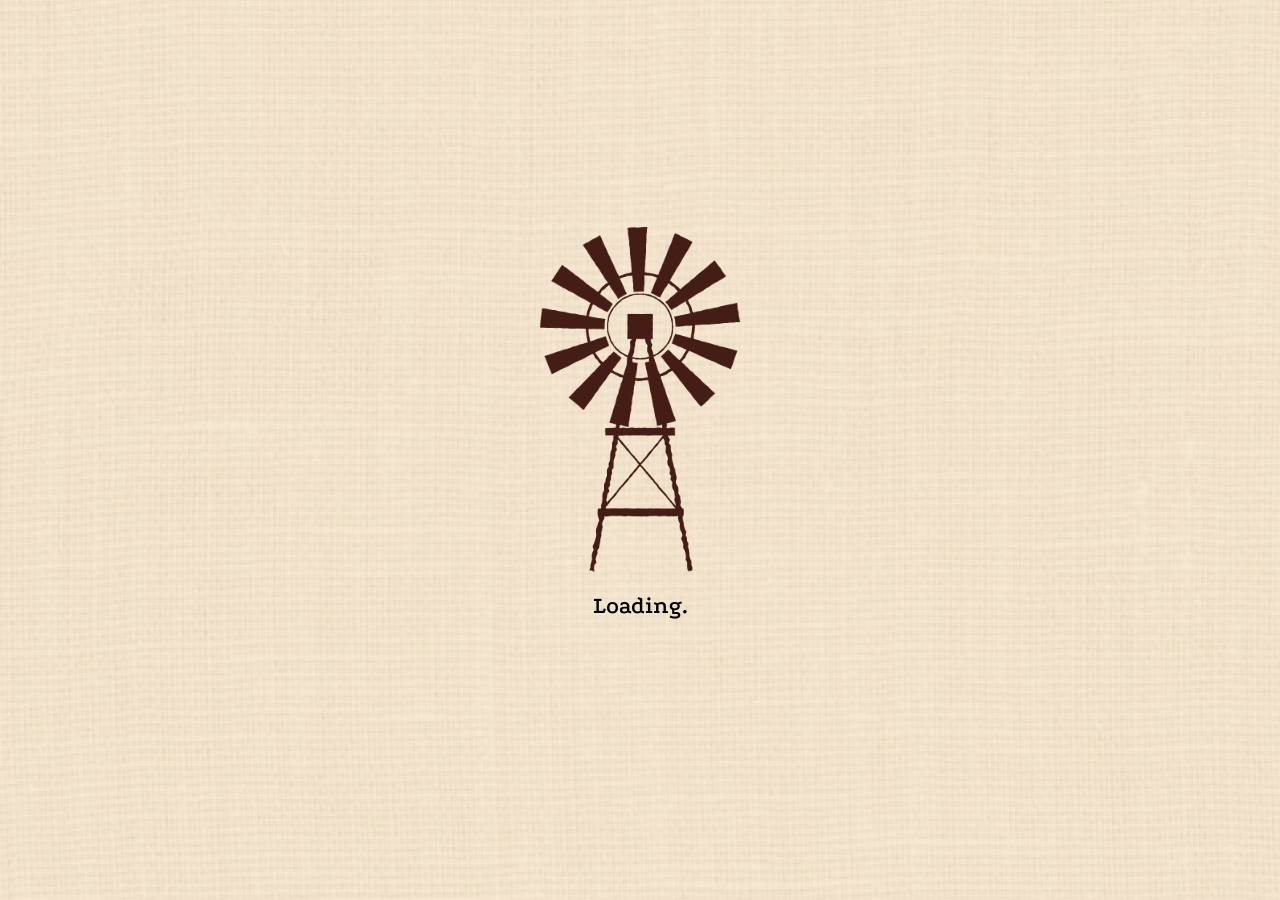
<file: index.html>
<html lang="eng">
    <head>
        <title> Loading.. </title>
        <link rel="preconnect" href="https://fonts.googleapis.com">
        <link rel="preconnect" href="https://fonts.gstatic.com" crossorigin>
        <link href="https://fonts.googleapis.com/css2?family=Podkova:wght@400..800&display=swap" rel="stylesheet">
        <style>
            *{
              margin: 0;
              padding: 0;
              box-sizing: border-box;
              font-family: "Podkova", serif;
            }
            body{
             display: flex;
             justify-content: center;
             align-items: center;
             background-color: #F6E6D0;
             animation: fadeInPage 0.5s ease-in-out forwards;
            }
            .background {
                position: absolute;
                display: flex;
                opacity: 0.5;
                width: 100%;
                height: 100%;
                z-index: -1;
            }
            .progress-wrapping{
                max-width: 420px;
                width: 100%;
                height: 100%;
                display: flex;
                justify-content: center;
                align-items: center;
                flex-direction: column;
            }
            .loading-text{
                color:black;
                margin-bottom: 10px;
                font-size:x-large;
                font-weight: 600;
            }
                
            .WindMillContainer{
                position: relative;
                width: 110px;
                height: 300px;
                margin-bottom: 20px;
            }
            .Base-Windmill{
               position: absolute;
               width: 100%;
               height: 100%;
                top: 0;
                left: 0;
                z-index: 1;
            }
            .Fan-Windmill{
                position: absolute;
                width: 200px;
                height: 200px;
                top: -45px;
                left: -45px;
                z-index: 2;
                animation: spin 3s linear infinite;
            }
            @keyframes fadeInPage {
                from { opacity: 0; }
                to { opacity: 1; }
            }


            @keyframes spin {
                0%{transform: rotate(0deg);}
                100%{transform: rotate(360deg);}
            }

        </style>
    </head>
    <body>
        <img class="background" src="Assets/Images/Bfrbs Texture.png">
        <div class="progress-wrapping">
            <div class="WindMillContainer">
                <img class="Base-Windmill" src="Assets/Images/Loading/base-milwind.png">
                <img class="Fan-Windmill" src="Assets/Images/Loading/blade.png">
            </div>
            <div class="loading-text">Loading...</div>
        </div>
            <script>
    let loadingText = document.querySelector(".loading-text");
    let widthscore = 0;
    const loadingStates = ["Loading", "Loading.", "Loading..", "Loading..."];
    
    function UpdateProgress(){
        const currentIndex = loadingStates.indexOf(loadingText.textContent);
        loadingText.textContent = loadingStates[(currentIndex + 1) % loadingStates.length];

        if (widthscore < 10) {
            widthscore++;
        } else {
            loadingText.textContent = "Finished";
            clearInterval(progressInterval);
            
            setTimeout(() => {
                // Check if the player has already finished the pressbutton dialogue
                const isDialogueFinished = localStorage.getItem("dialogueCompleted");

                if (isDialogueFinished === "true") {
                    window.location.href = 'map.html';
                } else {
                    window.location.href = 'pressbutton.html';
                }
            }, 1500);
        }
    }

    const progressInterval = setInterval(UpdateProgress, 500);
</script>
    </body>
</html>
<link rel="stylesheet" href="style.css">
</file>
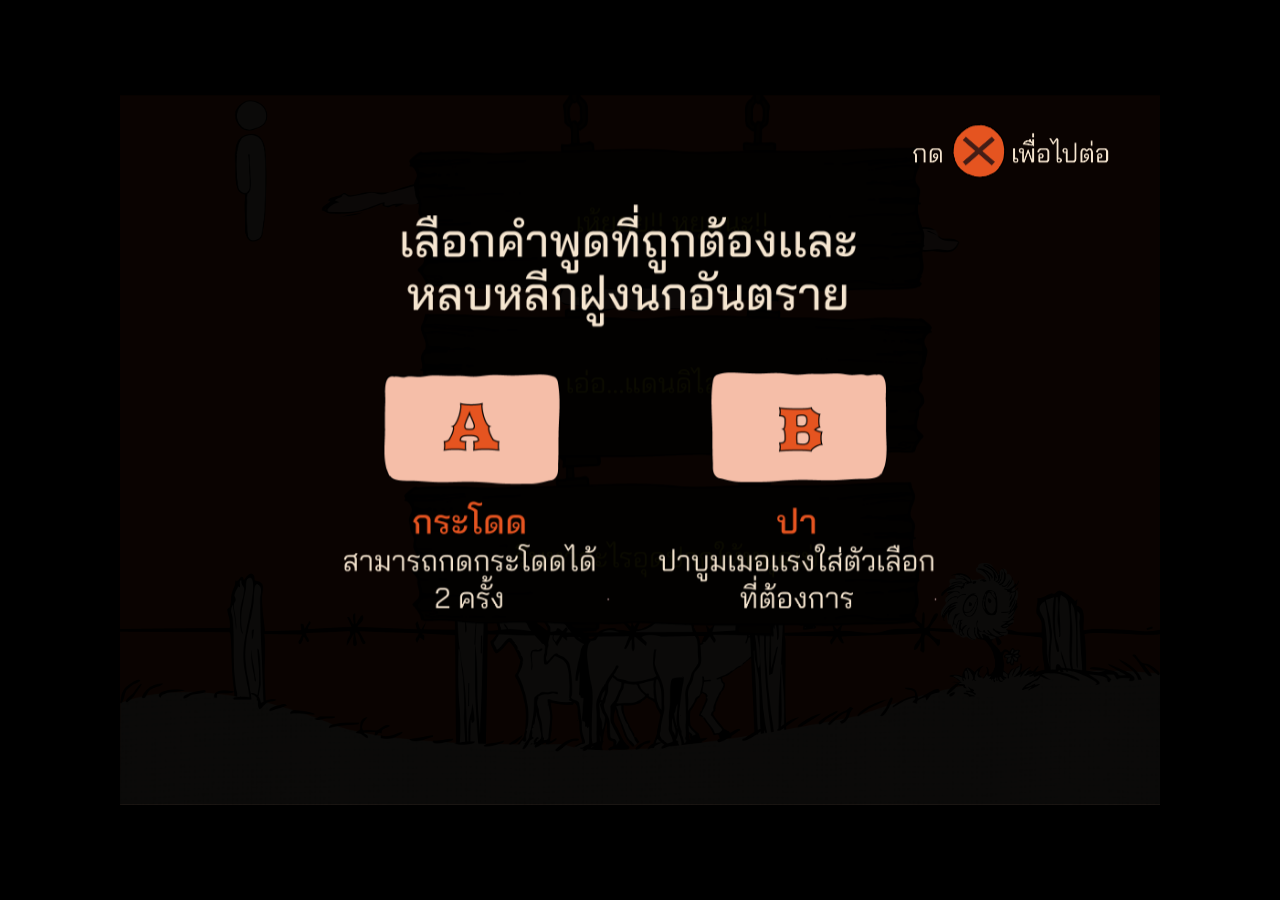
<file: dandelion.html>
<!DOCTYPE html>
<html lang="en">
<head>
    <meta charset="UTF-8">
    <title>In-Game</title>
    <style>
        * {
            margin: 0;
            padding: 0;
            box-sizing: border-box;
            font-family: Cambria, Cochin, Georgia, Times, 'Times New Roman', serif;
        }

        body {
            display: flex;
            justify-content: center;
            align-items: center;
            height: 100vh;
            width: 100vw;
            background-color: #000000;
            overflow: hidden;
        }

        .Frame {
            position: absolute;
            width: 1950px;
            height: 1330px;
            background-color: #e55420;
            overflow: hidden;
            transform-origin: center center;
        }

        .shake {
            animation: gentleBigShake 0.4s ease-in-out both;
        }

        @keyframes gentleBigShake {
            0%   { transform: scale(var(--game-scale)) translate3d(0, 0, 0); }
            25%  { transform: scale(var(--game-scale)) translate3d(-18px, 6px, 0); }
            50%  { transform: scale(var(--game-scale)) translate3d(16px, -8px, 0); }
            75%  { transform: scale(var(--game-scale)) translate3d(-10px, 4px, 0); }
            100% { transform: scale(var(--game-scale)) translate3d(0, 0, 0); }
        }

        .yellow-particle {
            position: absolute;
            background-color: #ffd700;
            border: 2px solid #e6b800;
            z-index: 10;
            pointer-events: none;
            box-shadow: 0 0 6px rgba(255, 215, 0, 0.8);
            will-change: transform, opacity;
        }

        .Bg { z-index: -9; }

        .character {
            position: absolute;
            width: 500px;
            z-index: -3;
            left: 0;
            top: 0;
            will-change: transform;
        }

        .Dandelion {
            left: 1400px;
            position: absolute;
            bottom: 200px;
            z-index: -4;
            width: 450px;
        }

        .Bg, .Clouds, .Choices {
            position: absolute;
            left: 0;
            width: 100%;
            object-fit: cover;
        }
        .Choices{
            z-index: 1;
        }

        .Bg {
            top: 370px;
        }

        .SlidingObject {
            position: absolute;
            width: 180px;
            height: auto;
            z-index: 4;
            pointer-events: none;
            will-change: transform;
        }

        .Clouds {
            top: -20%;
            animation: cloudSineMove 2s cubic-bezier(0.45, 0.05, 0.55, 0.95) infinite alternate;
            will-change: transform;
        }

        @keyframes cloudSineMove {
            0% {
                transform: translateY(0px);
            }
            100% {
                transform: translateY(40px);
            }
        }

        .sign-target {
            position: absolute;
            left: 550px;
            width: 945px;
            height: 260px;
            z-index: 5;
            background-color: transparent;
            border-radius: 12px;
            transition: background-color 0.4s ease, box-shadow 0.4s ease;
        }

        .sign-target.top    { top: 100px; }
        .sign-target.middle { top: 415px; }
        .sign-target.bottom { top: 730px; }

        .sign-target.correct-highlight {
            animation: highlightPulse 0.5s cubic-bezier(0.25, 1, 0.5, 1) forwards;
        }

        @keyframes highlightPulse {
            0% {
                background-color: rgba(255, 223, 0, 0.65);
                box-shadow: 0 0 40px rgba(255, 215, 0, 0.9), inset 0 0 25px rgba(255, 255, 255, 0.8);
            }
            100% {
                background-color: transparent;
                box-shadow: 0 0 0px rgba(255, 215, 0, 0);
            }
        }

        .dialogue-overlay {
            position: absolute;
            top: 0;
            left: 0;
            width: 100%;
            height: 100%;
            background-color: rgba(0, 0, 0, 0.8);
            z-index: 14;
            display: none;
            opacity: 0;
            transition: opacity 0.3s ease;
            pointer-events: none;
        }
        .dialogue-overlay.fade-in {
            opacity: 1;
        }
        .dialogue-overlay.fade-out {
            opacity: 0;
        }

        .dandelion-dialogue-img {
            position: absolute;
            top: 27%;
            left: 10%;
            width: 85%;
            align-items: center;
            justify-content: center;
            object-fit: cover;
            z-index: 16;
            display: none;
            opacity: 0;
            transition: opacity 0.3s ease;
            pointer-events: none;
        }
        .dandelion-dialogue-img.fade-out {
            opacity: 0;
        }
        .dandelion-dialogue-img.fade-in {
            opacity: 1;
        }

        .npcUp {
            position: absolute;
            width: 40%;
            left: 61%;
            margin-top: 30%;
            display: none;
            z-index: 15;
            opacity: 0;
            transition: opacity 0.3s ease;
            pointer-events: none;
        }
        .npcUp.fade-out {
            opacity: 0;
        }
        .npcUp.fade-in {
            opacity: 1;
        }

        .NextDialouge {
            position: absolute;
            width: 15%;
            z-index: 17;
            left: 81%;
            top: 4.5%;
            display: none;
            opacity: 0;
            transition: opacity 0.3s ease;
            pointer-events: none;
        }
        .NextDialouge.fade-out {
            opacity: 0;
        }
        .NextDialouge.fade-in {
            opacity: 1;
        }

        .boomerang {
            position: absolute;
            width: 100px;
            z-index: 6;
            display: none;
            will-change: transform;
        }

        .game-status-overlay {
            position: absolute;
            top: 0;
            left: 0;
            width: 100%;
            height: 100%;
            background-color: rgba(0, 0, 0, 0.75);
            z-index: 20;
            display: none;
            flex-direction: column;
            justify-content: center;
            align-items: center;
            color: #ffffff;
            text-shadow: 2px 2px 4px #000000;
        }

        .game-status-overlay .answer-key-img {
            width: 110%;
            height: auto;
            object-fit: contain;
            position: absolute;
            top: 0px;
        }

        .game-status-overlay .try-again-img {
            width: 150%;
            bottom: -1.5%;
            height: auto;
            position: absolute;
            object-fit: contain;
            display: none;
            opacity: 0;
            transition: opacity 0.3s ease;
            pointer-events: none;
        }
        .try-again-img.fade-out {
            opacity: 0;
        }
        .try-again-img.fade-in {
            opacity: 1;
        }

        .game-status-overlay h1 {
            font-size: 80px;
            margin-bottom: 20px;
        }

        .game-status-overlay p {
            font-size: 36px;
            margin: 10px 0;
        }
        .EndChoice-D{
            top: 6.25%;
        }

        .Next{
            position: absolute;
            width: 15%;
            z-index: 5;
            left: 61%;
            top: 4%;
        }

        .EndChoice-Character,.EndChoice-A,.EndChoice-D,.EndChoice-Base{
            width: 100%;
            position: absolute;
        }
        .EndChoice-Character,.EndChoice-A,.EndChoice-D,.EndChoice-Base{
            bottom: 10%;
        }
        .EndChoice-A,.EndChoice-D{
            z-index: 1;
        }

        .AnimationFrame, .TextAfterAnimation {
            position: absolute;
            top: 0;
            left: 0;
            width: 100%;
            height: 100%;
            object-fit: cover;
            display: none;
            opacity: 1;
            transition: opacity 1s ease-in-out;
            z-index: 25;
        }

        .TextAfterAnimation {
            opacity: 0;
            transition: opacity 1s ease-in-out;
            z-index: 26;
        }

        .TextAfterAnimation.fade-in {
            opacity: 1;
        }

        .AnimationFrame.fade-out, .TextAfterAnimation.fade-out {
            opacity: 0;
        }

        .tutorial-overlay {
            position: absolute;
            top: 0;
            left: 0;
            width: 125%;
            height: 100%;
            z-index: 30;
            display: flex;
            justify-content: center;
            align-items: center;
            background-color: rgba(0, 0, 0, 0.8);
            opacity: 1;
            transition: opacity 0.5s ease-in-out;
        }

        .tutor{
            width: 100%;
            left: -12%;
            position: absolute;
            object-fit: contain;
        }

        .tutorial-overlay.fade-out {
            opacity: 0;
            pointer-events: none;
        }

        #debugCanvas {
            position: absolute;
            top: 0;
            left: 0;
            pointer-events: none;
            z-index: 10;
        }
    </style>
</head>
<body>
    <div class="Frame" id="mapFrame">
        <div class="tutorial-overlay" id="tutorialOverlay">
            <img class="Next" src="Assets/Images/Press X to continue.png">
            <img src="Assets/Images/Quiz Part/tutorial.png" alt="Tutorial" class="tutor">
        </div>

        <audio class="dansfx" src="Assets/Sounds/DanSFX.mp3"></audio>
        <audio class="birdsfx" src="Assets/Sounds/BirdBG.mp3"></audio>
        <img class="AnimationFrame" id="animFrame" src="Assets/Images/Quiz Part/Animations/Dandelion/Dandelion Animation-01.png">
        <img class="TextAfterAnimation" id="textAfterAnim" src="Assets/Images/Quiz Part/Animations/Dandelion/Dandelion Animation end.png">

        <audio class="hitSound" src="Assets/Sounds/hitSound.mp3"></audio>
        <audio class="swingSound" src="Assets/Sounds/swingSound.mp3"></audio>
        <audio class="eagleSFX" src="Assets/Sounds/Caw.mp3"></audio>
        <img class="character" id="player" src="Assets/Images/Part 2/User/User1 L3.png" alt="Player" />
        <img class="Bg" src="Assets/Images/Quiz Part/Quiz Bg.png"/>
        <img class="Choices" id="choicesImg" src="Assets/Images/Quiz Part/Choices/Dandelion/Choice1.png">

        <div class="sign-target top" data-sign="1"></div>
        <div class="sign-target middle" data-sign="2"></div>
        <div class="sign-target bottom" data-sign="3"></div>

        <div class="ColorBg">
            <img class="Clouds" src="Assets/Images/Quiz Part/Quiz Cloud.png">
            <img class="NPC Dandelion" id="dandelion" src="Assets/Images/Part 2/character/Dadelion L4.png">
            
            <div class="dialogue-overlay" id="dialogueBg"></div>

            <div class="DialougeWrapper">
                <img class="NextDialouge" id="NextDialouge" src="Assets/Images/Press X to continue.png">
                <img class="dandelion-dialogue-img" id="dandelionDialogue" src="Assets/Images/Quiz Part/Dandelion Dialogue/Dandelion Dialogue1.png" alt="Dandelion Dialogue" />
                <img class="npcUp" id="npcUp" src="Assets/Images/Part 2/character/Dadelion L4.png" alt="NPC Portrait">
            </div>

            <img class="boomerang" id="boomerang" src="Assets/Images/Quiz Part/Boomerang.png" alt="Boomerang" />

            <canvas id="debugCanvas"></canvas>
        </div>

        <div class="game-status-overlay" id="gameOverOverlay">
            <img class="answer-key-img" id="answerKeyImg" src="Assets/Images/Quiz Part/Answer Key/Answer Key1.png" alt="Answer Key" />
            <img class="try-again-img" id="tryAgainImg" src="Assets/Images/Quiz Part/Answer Key/X to try again.png" alt="Press X to go back to Farmer Dialouge" />
        </div>

        <div class="game-status-overlay" id="winOverlay">
            <img class="EndChoice-Character" src="Assets/Images/Quiz Part/EndCharacter/End Dandelion.png">
            <img class="EndChoice-A" src="Assets/Images/Quiz Part/EndCharacter/End A.png">
            <img class="EndChoice-D" src="Assets/Images/Quiz Part/EndCharacter/End D.png">
            <img class="EndChoice-Base" src="Assets/Images/Quiz Part/EndCharacter/End choice.png">
        </div>
    </div>

    <script>
        const GAME_WIDTH = 2400;
        const GAME_HEIGHT = 1080;

        const frame = document.getElementById("mapFrame");
        const playerElem = document.getElementById("player");
        const boomerangElem = document.getElementById("boomerang");
        const choicesElem = document.getElementById("choicesImg");
        const answerKeyElem = document.getElementById("answerKeyImg");
        const dandelionDialogueElem = document.getElementById("dandelionDialogue");
        const npcUpElem = document.getElementById('npcUp');
        const nDialouge = document.getElementById('NextDialouge');
        const dialogueBgElem = document.getElementById("dialogueBg");
        const canvas = document.getElementById("debugCanvas");
        const ctx = canvas.getContext("2d");
        const hitsfx = document.querySelector(".hitSound");
        const swingsfx = document.querySelector(".swingSound");
        const birdsfx = document.querySelector(".eagleSFX");
        const dnsfx = document.querySelector(".dansfx");
        const bdsfx = document.querySelector(".birdsfx");

        const dandelionElem = document.getElementById("dandelion");
        const gameOverOverlay = document.getElementById("gameOverOverlay");
        const gameOverOverlayText = document.getElementById("tryAgainImg");
        const winOverlay = document.getElementById("winOverlay");

        const animFrameElem = document.getElementById("animFrame");
        const textAfterAnimElem = document.getElementById("textAfterAnim");
        const tutorialOverlay = document.getElementById("tutorialOverlay");

        let slidingObstacles = [];
        let obstacleSpawnTimer = 0;
        const OBSTACLE_SPAWN_INTERVAL = 60; 

        let currentQuestion = 1;
        let currentDialogueIndex = 0; 
        let isDialogueActive = false;  
        let isTransitioning = false;   

        const correctAnswers = {
            1: 2,
            2: 1,
            3: 3
        };

        let isGameOver = false;
        let isWin = false;
        
        let isTutorialActive = true;
        let isCutsceneActive = false;
        let canDismissCutscene = false;

        let currentScale = 1;
        let lastTime = 0;

        function fitGameToWindow() {
            const scaleX = window.innerWidth / GAME_WIDTH;
            const scaleY = window.innerHeight / GAME_HEIGHT;
            currentScale = Math.min(scaleX, scaleY);

            frame.style.setProperty('--game-scale', currentScale);
            frame.style.transform = `scale(${currentScale})`;
        }

        function resizeCanvas() {
            canvas.width = GAME_WIDTH;
            canvas.height = GAME_HEIGHT;
        }
        
        window.addEventListener("resize", () => {
            fitGameToWindow();
            resizeCanvas();
        });

        fitGameToWindow();
        resizeCanvas();

        function dismissTutorial() {
            isTutorialActive = false;
            tutorialOverlay.classList.add("fade-out");
            setTimeout(() => {
                tutorialOverlay.style.display = "none";
                startIntroCutscene();
            }, 500);
        }

        function startIntroCutscene() {
            isCutsceneActive = true;
            canDismissCutscene = false;
            animFrameElem.style.display = "block";

            let frameNum = 1;
            let FrameAgain = 1;
            let direction = 1; 
            animFrameElem.src = `Assets/Images/Quiz Part/Animations/Dandelion/Dandelion Animation-0${frameNum}.png`;

            const cutsceneInterval = setInterval(() => {
                frameNum += direction;

                if (frameNum === 4 && direction === 1) {
                    direction = -1;
                }

                if (frameNum === 1 && direction === -1) {
                    direction = 1;
                    FrameAgain++;
                }

                if (frameNum === 2) {
                    dnsfx.play();
                }

                animFrameElem.src = `Assets/Images/Quiz Part/Animations/Dandelion/Dandelion Animation-0${frameNum}.png`;

                if (frameNum === 4 && FrameAgain === 3) {
                    clearInterval(cutsceneInterval);
                    textAfterAnimElem.style.display = "block";
                    
                    setTimeout(() => {
                        textAfterAnimElem.classList.add("fade-in");
                        canDismissCutscene = true;
                    }, 100);
                }
            }, 250);
        }

        function dismissCutscene() {
            canDismissCutscene = false; 
            bdsfx.play();
            
            animFrameElem.classList.add("fade-out");
            textAfterAnimElem.classList.remove("fade-in");
            textAfterAnimElem.classList.add("fade-out");

            setTimeout(() => {
                animFrameElem.style.display = "none";
                textAfterAnimElem.style.display = "none";
                animFrameElem.classList.remove("fade-out");
                textAfterAnimElem.classList.remove("fade-out");
                isCutsceneActive = false; 
            }, 1000);
        }

        function triggerScreenShake() {
            frame.classList.remove("shake");
            void frame.offsetWidth;
            frame.classList.add("shake");

            setTimeout(() => {
                frame.classList.remove("shake");
                frame.style.transform = `scale(${currentScale})`;
            }, 400);
        }

        function highlightCorrectSign(signElem) {
            signElem.classList.remove("correct-highlight");
            void signElem.offsetWidth; 
            signElem.classList.add("correct-highlight");

            setTimeout(() => {
                signElem.classList.remove("correct-highlight");
            }, 500);
        }

        function spawnYellowParticles(signRect) {
            const particleCount = 24;
            const colors = ['#ffd700', '#ffea00', '#fff066', '#e6b800'];

            for (let i = 0; i < particleCount; i++) {
                const p = document.createElement("div");
                p.classList.add("yellow-particle");

                const size = Math.floor(Math.random() * 16) + 12; 
                p.style.width = `${size}px`;
                p.style.height = `${size}px`;
                p.style.backgroundColor = colors[Math.floor(Math.random() * colors.length)];

                let posX = signRect.x + (Math.random() * signRect.width);
                let posY = signRect.y + (Math.random() * signRect.height);

                p.style.left = `${posX}px`;
                p.style.top = `${posY}px`;

                frame.appendChild(p);

                let vx = (Math.random() - 0.5) * 12;
                let vy = (Math.random() - 0.5) * 12 - 4;
                const gravity = 0.5;
                let opacity = 1;
                let rotation = Math.random() * 360;
                let rotSpeed = (Math.random() - 0.5) * 10;

                function animateParticle() {
                    posX += vx;
                    posY += vy;
                    vy += gravity;
                    opacity -= 0.03;
                    rotation += rotSpeed;

                    p.style.transform = `translate(${posX - signRect.x}px, ${posY - signRect.y}px) rotate(${rotation}deg)`;
                    p.style.opacity = opacity;

                    if (opacity > 0) {
                        requestAnimationFrame(animateParticle);
                    } else {
                        p.remove();
                    }
                }

                requestAnimationFrame(animateParticle);
            }
        }

        const PLAYER_WIDTH = 350;
        const PLAYER_HEIGHT = 200;
        const FEET_OFFSET_X = PLAYER_WIDTH / 2;

        const player = {
            x: 50,
            y: 200,
            velX: 0,
            velY: 0,
            speed: 7,
            gravity: 0.6,
            jumpForce: -25,
            isGrounded: false,
            Jumped: 0,
            maxJumps: 2,
            facingDirection: 1,
            canThrow: true
        };

        const boomerang = {
            x: 0,
            y: 0,
            velX: 0,
            speed: 18,
            active: false,
            rotation: 0,
            timer: 0,
            returnDelay: 85,
            maxLifetime: 170,
            hasHitSign: false,
            width: 100,
            height: 100
        };

        const characterFrames = [
            "Assets/Images/Part 2/User/User1 L3.png",
            "Assets/Images/Part 2/User/User2 L3.png",
            "Assets/Images/Part 2/User/User3 L3.png"
        ];
        let currentFrameIndex = 0;
        let animationTimer = 0;
        const animationSpeed = 12;

        const pathPoints = [
            { x: 0.00, y: 1 },
            { x: 1.00, y: 1 }
        ];

        const keys = {
            ArrowUp: false, KeyW: false, KeyZ: false, KeyX: false
        };

        window.addEventListener("keydown", (e) => {
            if (e.code in keys) keys[e.code] = true;

            if (isTransitioning) return;

            if (isTutorialActive) {
                if ((e.code === "KeyZ" || e.code === "KeyX") && !e.repeat) {
                    dismissTutorial();
                }
                return;
            }

            if (isCutsceneActive) {
                if ((e.code === "KeyZ" || e.code === "KeyX") && !e.repeat && canDismissCutscene) {
                    dismissCutscene();
                }
                return;
            }

            if (isDialogueActive) {
                if ((e.code === "KeyZ" || e.code === "KeyX") && !e.repeat) {
                    if (currentDialogueIndex === 2) {
                        setDandelionDialogue(3);
                    } else if (currentDialogueIndex === 1) {
                        currentQuestion = 2;
                        choicesElem.src = `Assets/Images/Quiz Part/Choices/Dandelion/Choice${currentQuestion}.png`;
                        hideDialogue(() => resetBoomerang());
                    } else if (currentDialogueIndex === 3) {
                        currentQuestion = 3;
                        choicesElem.src = `Assets/Images/Quiz Part/Choices/Dandelion/Choice${currentQuestion}.png`;
                        hideDialogue(() => resetBoomerang());
                    } else if (currentDialogueIndex === 4) {
                        hideDialogue(() => triggerWin());
                    }
                }
                return;
            }

            if (isGameOver) {
                if (e.code === "KeyZ" || e.code === "KeyX") {
                    restartGame();
                }
                return;
            }

            if (isWin) {
                localStorage.setItem("Npc1Completed", "true");
                if (e.code === "KeyA") {
                    window.location.href = 'map.html';
                } else if (e.code === "KeyB") {
                    localStorage.setItem("dialogueCompleted", "false");
                    window.location.href = 'theend.html';
                }
                return;
            }

            if ((e.code === "ArrowUp" || e.code === "KeyW" || e.code === "KeyA") && !e.repeat) {
                if (player.Jumped < player.maxJumps) {
                    player.velY = player.jumpForce;
                    player.isGrounded = false;
                    player.Jumped++;
                }
            }

            if (e.code === "KeyB" && !e.repeat) {
                throwBoomerang();
            }
        });

        window.addEventListener("keyup", (e) => {
            if (e.code in keys) keys[e.code] = false;

            if (e.code === "ArrowUp" || e.code === "KeyW" || e.code === "KeyA") {
                if (player.velY < 0) {
                    player.velY = 0;
                }
            }
        });

        function spawnSlidingObstacle() {
            const img = document.createElement("img");
            img.classList.add("SlidingObject");
            img.src = "Assets/Images/Quiz Part/Bird2.png"; 
            
            const randomY = Math.pow(Math.random(), 2) * (GAME_HEIGHT - 450) + 200;

            const obstacle = {
                element: img,
                x: GAME_WIDTH,
                y: randomY,
                speed: 6 + Math.random() * 2,
                width: 115,
                height: 115
            };

            img.style.top = `${obstacle.y}px`;
            img.style.transform = `translateX(${obstacle.x}px)`;
            frame.appendChild(img);

            slidingObstacles.push(obstacle);
        }
        let HittedBird = false;

        function updateSlidingObstacles(deltaScale) {
            obstacleSpawnTimer += deltaScale;
            if (obstacleSpawnTimer >= OBSTACLE_SPAWN_INTERVAL) {
                obstacleSpawnTimer = 0;
                spawnSlidingObstacle();
            }

            const playerHitbox = {
                x: player.x + 80, 
                y: player.y + 40,
                width: PLAYER_WIDTH - 160,
                height: PLAYER_HEIGHT - 40
            };

            for (let i = slidingObstacles.length - 1; i >= 0; i--) {
                const obs = slidingObstacles[i];
                obs.x -= obs.speed * deltaScale;
                obs.element.style.transform = `translateX(${obs.x}px)`;

                const obsHitbox = {
                    x: obs.x,
                    y: obs.y,
                    width: obs.width,
                    height: obs.height
                };

                if (isColliding(playerHitbox, obsHitbox)) {
                    clearAllObstacles();
                    HittedBird = true;
                    
                    birdsfx.volume = 0.5;
                    birdsfx.play();
                    triggerGameOver();
                    return;
                }

                if (obs.x < -obs.width) {
                    obs.element.remove();
                    slidingObstacles.splice(i, 1);
                }
            }
        }

        function clearAllObstacles() {
            slidingObstacles.forEach(obs => obs.element.remove());
            slidingObstacles = [];
            obstacleSpawnTimer = 0;
        }

        function throwBoomerang() {
            if (!player.canThrow || boomerang.active || isGameOver || isWin || isDialogueActive || isCutsceneActive || isTutorialActive) return;

            swingsfx.play();
            boomerang.active = true;
            boomerang.hasHitSign = false;
            player.canThrow = false;
            boomerang.timer = 0;
            boomerang.rotation = 0;

            boomerang.x = player.x + FEET_OFFSET_X - (boomerang.width / 2);
            boomerang.y = player.y + (PLAYER_HEIGHT / 2);

            boomerang.velX = player.facingDirection * boomerang.speed;
            boomerangElem.style.display = "block";
        }

        function resetBoomerang() {
            boomerang.active = false;
            player.canThrow = true;
            boomerangElem.style.display = "none";
        }

        function setDandelionDialogue(index) {
            currentDialogueIndex = index;
            isDialogueActive = true;
            isTransitioning = true;

            dandelionDialogueElem.src = `Assets/Images/Quiz Part/Dandelion Dialogue/Dandelion Dialogue${index}.png`;

            dialogueBgElem.style.display = "block";
            dandelionDialogueElem.style.display = "block";
            npcUpElem.style.display = "block";
            nDialouge.style.display = "block";

            requestAnimationFrame(() => {
                dialogueBgElem.classList.remove("fade-out");
                dandelionDialogueElem.classList.remove("fade-out");
                npcUpElem.classList.remove("fade-out");
                nDialouge.classList.remove("fade-out");

                dialogueBgElem.classList.add("fade-in");
                dandelionDialogueElem.classList.add("fade-in");
                npcUpElem.classList.add("fade-in");
                nDialouge.classList.add("fade-in");
            });

            setTimeout(() => {
                isTransitioning = false;
            }, 300);
        }

        function hideDialogue(callback) {
            isTransitioning = true;

            dialogueBgElem.classList.remove("fade-in");
            dandelionDialogueElem.classList.remove("fade-in");
            npcUpElem.classList.remove("fade-in");
            nDialouge.classList.remove("fade-in");

            dialogueBgElem.classList.add("fade-out");
            dandelionDialogueElem.classList.add("fade-out");
            npcUpElem.classList.add("fade-out");
            nDialouge.classList.add("fade-out");

            setTimeout(() => {
                isDialogueActive = false;
                dialogueBgElem.style.display = "none";
                dandelionDialogueElem.style.display = "none";
                npcUpElem.style.display = "none";
                nDialouge.style.display = "none";
                isTransitioning = false;
                if (callback) callback();
            }, 300);
        }

        function checkSignHits() {
            if (boomerang.hasHitSign || !boomerang.active) return;

            const boomerangHitbox = {
                x: boomerang.x,
                y: boomerang.y,
                width: boomerang.width,
                height: boomerang.height
            };

            const signTargets = document.querySelectorAll('.sign-target');

            signTargets.forEach(sign => {
                const rect = {
                    x: sign.offsetLeft,
                    y: sign.offsetTop,
                    width: sign.offsetWidth,
                    height: sign.offsetHeight
                };

                if (isColliding(boomerangHitbox, rect)) {
                    hitsfx.play();
                    boomerang.hasHitSign = true;

                    const hitSignId = parseInt(sign.getAttribute("data-sign"));
                    const isCorrect = hitSignId === correctAnswers[currentQuestion];

                    choicesElem.src = "Assets/Images/Quiz Part/Choices/Active Choice.png";

                    if (isCorrect) {
                        triggerScreenShake();
                        highlightCorrectSign(sign);
                        spawnYellowParticles(rect);

                        if (currentQuestion === 1) {
                            setDandelionDialogue(1);
                        } else if (currentQuestion === 2) {
                            setDandelionDialogue(2);
                        } else if (currentQuestion === 3) {
                            setDandelionDialogue(4);
                        }
                    } else {
                        hideDialogue(() => triggerGameOver());
                    }
                }
            });
        }

        function triggerGameOver() {
            isGameOver = true;
            clearAllObstacles();
            
            if (HittedBird) {
                answerKeyElem.src = `Assets/Images/Quiz Part/Answer Key/Try again bird.png`;
            } else {
                answerKeyElem.src = `Assets/Images/Quiz Part/Answer Key/Answer Key${currentQuestion}.png`;
            }

            gameOverOverlay.style.display = "flex";
            
            gameOverOverlayText.style.display = "none";
            requestAnimationFrame(() => {
                gameOverOverlayText.classList.add("fade-out");
                gameOverOverlayText.classList.remove("fade-in");
            });

            setTimeout(() => {
                gameOverOverlayText.classList.add("fade-in");
                gameOverOverlayText.classList.remove("fade-out");
                setTimeout(() => {
                    gameOverOverlayText.style.display = "flex";
                }, 300);
            }, 3000);
        }

        function triggerWin() {
            isWin = true;
            bdsfx.pause();
            clearAllObstacles();
            winOverlay.style.display = "flex";
        }

        function restartGame() {
            isGameOver = false;
            isWin = false;
            clearAllObstacles();

            if (currentQuestion == 3) {
                currentQuestion = 2;
                choicesElem.src = `Assets/Images/Quiz Part/Choices/Dandelion/Choice2.png`;
            } else {
                currentQuestion = 1;
                choicesElem.src = `Assets/Images/Quiz Part/Choices/Dandelion/Choice1.png`;
            }
            HittedBird = false;
            player.x = 50;
            player.y = 200;
            player.velX = 0;
            player.velY = 0;
            resetBoomerang();

            gameOverOverlay.style.display = "none";
            gameOverOverlayText.style.display = "none";
            gameOverOverlayText.classList.remove("fade-in", "fade-out");
            winOverlay.style.display = "none";

            currentDialogueIndex = 0;
            hideDialogue();
        }

        function updateBoomerang(deltaScale) {
            if (!boomerang.active) return;

            boomerang.timer += deltaScale;

            if (boomerang.timer >= boomerang.returnDelay && boomerang.velX > 0) {
                boomerang.velX = -boomerang.velX;
            }

            boomerang.x += boomerang.velX * deltaScale;
            boomerang.rotation += 25 * deltaScale;

            boomerangElem.style.transform = `translate(${boomerang.x}px, ${boomerang.y}px) rotate(${boomerang.rotation}deg)`;

            checkSignHits();

            const playerHitbox = {
                x: player.x,
                y: player.y,
                width: PLAYER_WIDTH,
                height: PLAYER_HEIGHT
            };

            const boomerangHitbox = {
                x: boomerang.x,
                y: boomerang.y,
                width: boomerang.width,
                height: boomerang.height
            };

            if (boomerang.timer > boomerang.returnDelay && isColliding(playerHitbox, boomerangHitbox)) {
                catchBoomerang();
                return;
            }

            if (boomerang.timer >= boomerang.maxLifetime) {
                resetBoomerang();
                triggerGameOver();
            }
        }

        function catchBoomerang() {
            resetBoomerang();
        }

        function isColliding(rect1, rect2) {
            return (
                rect1.x < rect2.x + rect2.width &&
                rect1.x + rect1.width > rect2.x &&
                rect1.y < rect2.y + rect2.height &&
                rect1.y + rect1.height > rect2.y
            );
        }

        function getGroundYAt(feetX) {
            const normX = feetX / GAME_WIDTH;

            for (let i = 0; i < pathPoints.length - 1; i++) {
                const p1 = pathPoints[i];
                const p2 = pathPoints[i + 1];

                if (normX >= p1.x && normX <= p2.x) {
                    const t = (normX - p1.x) / (p2.x - p1.x || 1);
                    const normY = p1.y + t * (p2.y - p1.y);
                    return normY * GAME_HEIGHT;
                }
            }
            return GAME_HEIGHT;
        }

        function gameLoop(timestamp) {
            if (!lastTime) lastTime = timestamp;
            const deltaTime = timestamp - lastTime;
            lastTime = timestamp;

            const deltaScale = Math.min(deltaTime / (1000 / 60), 2);

            if (!isGameOver && !isWin && !isDialogueActive && !isCutsceneActive && !isTutorialActive) {
                player.velX = 0;
                player.velY += player.gravity * deltaScale;

                player.x += player.velX * deltaScale;
                player.y += player.velY * deltaScale;

                if (player.x < -FEET_OFFSET_X + 20) player.x = -FEET_OFFSET_X + 20;
                if (player.x > GAME_WIDTH - FEET_OFFSET_X - 20) player.x = GAME_WIDTH - FEET_OFFSET_X - 20;

                const feetX = player.x + FEET_OFFSET_X;
                const targetGroundY = getGroundYAt(feetX) - PLAYER_HEIGHT;

                if (player.y >= targetGroundY) {
                    player.y = targetGroundY;
                    player.velY = 0;
                    player.isGrounded = true;
                    player.Jumped = 0;
                } else {
                    player.isGrounded = false;
                }

                updateBoomerang(deltaScale);
                updateSlidingObstacles(deltaScale); 

                animationTimer += deltaScale;
                if (animationTimer >= animationSpeed) {
                    animationTimer = 0;
                    currentFrameIndex = (currentFrameIndex + 1) % characterFrames.length;
                    playerElem.src = characterFrames[currentFrameIndex];
                }

                playerElem.style.transform = `translate(${player.x}px, ${player.y}px) scaleX(${player.facingDirection})`;
            }

            requestAnimationFrame(gameLoop);
        }

        requestAnimationFrame(gameLoop);
    </script>
</body>
</html>
</file>
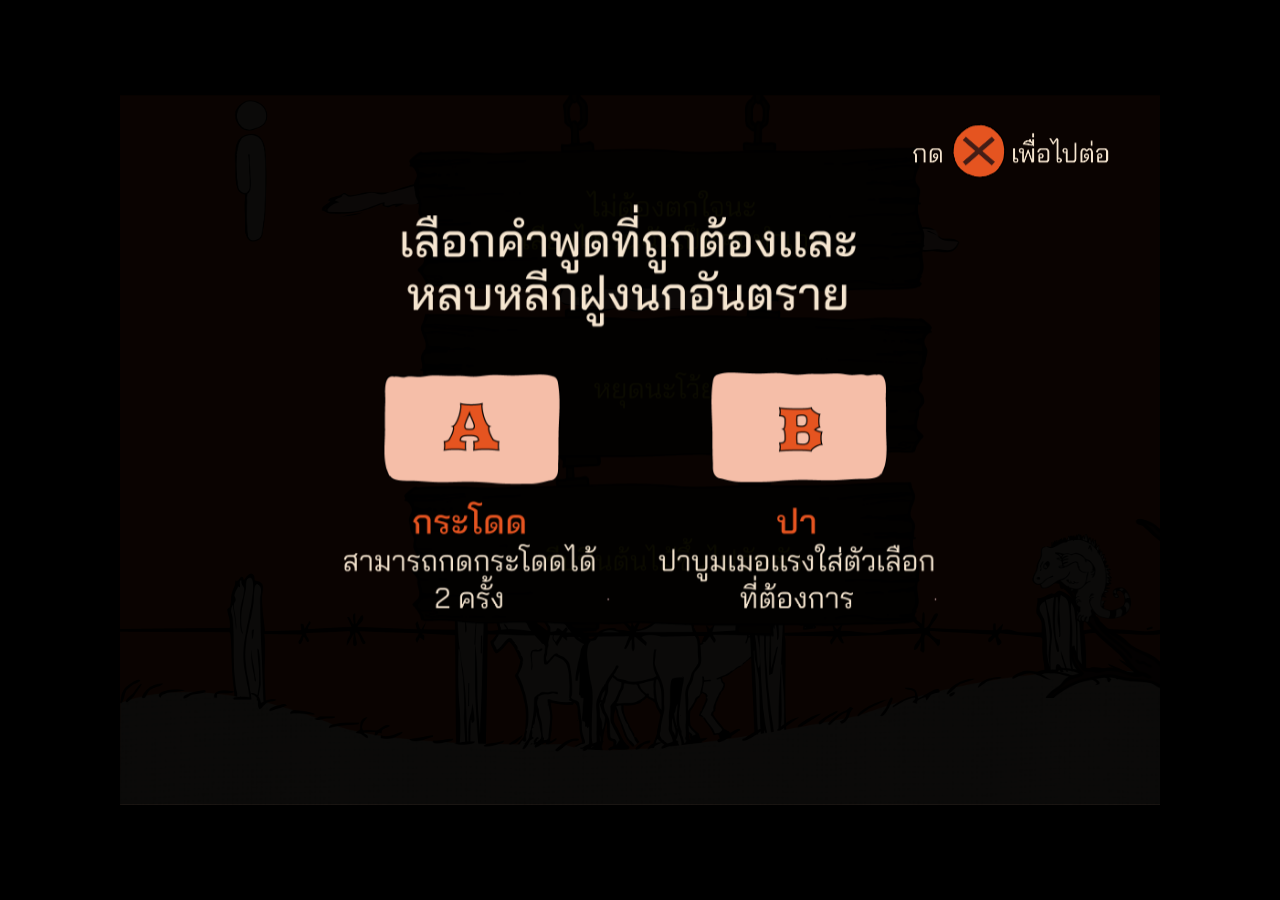
<file: iguana.html>
<!DOCTYPE html>
<html lang="en">
<head>
    <meta charset="UTF-8">
    <title>In-Game</title>
    <style>
        * {
            margin: 0;
            padding: 0;
            box-sizing: border-box;
            font-family: Cambria, Cochin, Georgia, Times, 'Times New Roman', serif;
        }

        body {
            display: flex;
            justify-content: center;
            align-items: center;
            height: 100vh;
            width: 100vw;
            background-color: #000000;
            overflow: hidden;
        }

        .Frame {
            position: absolute;
            width: 1950px;
            height: 1330px;
            background-color: #e55420;
            overflow: hidden;
            transform-origin: center center;
        }

        .shake {
            animation: gentleBigShake 0.4s ease-in-out both;
        }

        @keyframes gentleBigShake {
            0%   { transform: scale(var(--game-scale)) translate3d(0, 0, 0); }
            25%  { transform: scale(var(--game-scale)) translate3d(-18px, 6px, 0); }
            50%  { transform: scale(var(--game-scale)) translate3d(16px, -8px, 0); }
            75%  { transform: scale(var(--game-scale)) translate3d(-10px, 4px, 0); }
            100% { transform: scale(var(--game-scale)) translate3d(0, 0, 0); }
        }

        .yellow-particle {
            position: absolute;
            background-color: #ffd700;
            border: 2px solid #e6b800;
            z-index: 10;
            pointer-events: none;
            box-shadow: 0 0 6px rgba(255, 215, 0, 0.8);
            will-change: transform, opacity;
        }

        .Bg { z-index: -9; }

        .character {
            position: absolute;
            width: 500px;
            z-index: -3;
            left: 0;
            top: 0;
            will-change: transform;
        }

        .NPC_Iguana{
            left: 40%;
            position: absolute;
            bottom: 200px;
            z-index: -4;
            width: 60%;
        }

        .Bg, .Clouds, .Choices {
            position: absolute;
            left: 0;
            width: 100%;
            object-fit: cover;
        }
        .Choices{
            z-index: 1;
        }

        .Bg {
            top: 370px;
        }

        .SlidingObject {
            position: absolute;
            width: 180px;
            height: auto;
            z-index: 4;
            pointer-events: none;
            will-change: transform;
        }

        .Clouds {
            top: -20%;
            animation: cloudSineMove 2s cubic-bezier(0.45, 0.05, 0.55, 0.95) infinite alternate;
            will-change: transform;
        }

        @keyframes cloudSineMove {
            0% {
                transform: translateY(0px);
            }
            100% {
                transform: translateY(40px);
            }
        }

        .sign-target {
            position: absolute;
            left: 550px;
            width: 945px;
            height: 260px;
            z-index: 5;
            background-color: transparent;
            border-radius: 12px;
            transition: background-color 0.4s ease, box-shadow 0.4s ease;
        }

        .sign-target.top    { top: 100px; }
        .sign-target.middle { top: 415px; }
        .sign-target.bottom { top: 730px; }

        .sign-target.correct-highlight {
            animation: highlightPulse 0.5s cubic-bezier(0.25, 1, 0.5, 1) forwards;
        }

        @keyframes highlightPulse {
            0% {
                background-color: rgba(255, 223, 0, 0.65);
                box-shadow: 0 0 40px rgba(255, 215, 0, 0.9), inset 0 0 25px rgba(255, 255, 255, 0.8);
            }
            100% {
                background-color: transparent;
                box-shadow: 0 0 0px rgba(255, 215, 0, 0);
            }
        }

        .dialogue-overlay {
            position: absolute;
            top: 0;
            left: 0;
            width: 100%;
            height: 100%;
            background-color: rgba(0, 0, 0, 0.8);
            z-index: 14;
            display: none;
            opacity: 0;
            transition: opacity 0.3s ease;
            pointer-events: none;
        }
        .dialogue-overlay.fade-in {
            opacity: 1;
        }
        .dialogue-overlay.fade-out {
            opacity: 0;
        }

        .dandelion-dialogue-img {
            position: absolute;
            top: 27%;
            left: 10%;
            width: 85%;
            align-items: center;
            justify-content: center;
            object-fit: cover;
            z-index: 16;
            display: none;
            opacity: 0;
            transition: opacity 0.3s ease;
            pointer-events: none;
        }
        .dandelion-dialogue-img.fade-out {
            opacity: 0;
        }
        .dandelion-dialogue-img.fade-in {
            opacity: 1;
        }

        .npcUp {
            position: absolute;
            width: 90%;
            left: 10%;
            margin-top: 11%;
            display: none;
            z-index: 15;
            opacity: 0;
            transition: opacity 0.3s ease;
            pointer-events: none;
        }
        .npcUp.fade-out {
            opacity: 0;
        }
        .npcUp.fade-in {
            opacity: 1;
        }

        .NextDialouge {
            position: absolute;
            width: 15%;
            z-index: 17;
            left: 81%;
            top: 4.5%;
            display: none;
            opacity: 0;
            transition: opacity 0.3s ease;
            pointer-events: none;
        }
        .NextDialouge.fade-out {
            opacity: 0;
        }
        .NextDialouge.fade-in {
            opacity: 1;
        }

        .boomerang {
            position: absolute;
            width: 100px;
            z-index: 6;
            display: none;
            will-change: transform;
        }

        .game-status-overlay {
            position: absolute;
            top: 0;
            left: 0;
            width: 100%;
            height: 100%;
            background-color: rgba(0, 0, 0, 0.75);
            z-index: 20;
            display: none;
            flex-direction: column;
            justify-content: center;
            align-items: center;
            color: #ffffff;
            text-shadow: 2px 2px 4px #000000;
        }

        .game-status-overlay .answer-key-img {
            width: 110%;
            height: auto;
            object-fit: contain;
            position: absolute;
            top: 0px;
        }

        .game-status-overlay .try-again-img {
            width: 150%;
            bottom: -1.5%;
            height: auto;
            position: absolute;
            object-fit: contain;
            display: none;
            opacity: 0;
            transition: opacity 0.3s ease;
            pointer-events: none;
        }
        .try-again-img.fade-out {
            opacity: 0;
        }
        .try-again-img.fade-in {
            opacity: 1;
        }

        .game-status-overlay h1 {
            font-size: 80px;
            margin-bottom: 20px;
        }

        .game-status-overlay p {
            font-size: 36px;
            margin: 10px 0;
        }
        .EndChoice-D{
            top: 6.25%;
        }

        .Next{
            position: absolute;
            width: 15%;
            z-index: 5;
            left: 61%;
            top: 4%;
        }

        .EndChoice-Character,.EndChoice-A,.EndChoice-D,.EndChoice-Base{
            width: 100%;
            position: absolute;
        }
        .EndChoice-Character,.EndChoice-A,.EndChoice-D,.EndChoice-Base{
            bottom: 10%;
        }
        .EndChoice-A,.EndChoice-D{
            z-index: 1;
        }

        .AnimationFrame, .TextAfterAnimation {
            position: absolute;
            top: 0;
            left: 0;
            width: 100%;
            height: 100%;
            object-fit: cover;
            display: none;
            opacity: 1;
            transition: opacity 1s ease-in-out;
            z-index: 25;
        }

        .TextAfterAnimation {
            opacity: 0;
            transition: opacity 1s ease-in-out;
            z-index: 26;
        }

        .TextAfterAnimation.fade-in {
            opacity: 1;
        }

        .AnimationFrame.fade-out, .TextAfterAnimation.fade-out {
            opacity: 0;
        }

        .tutorial-overlay {
            position: absolute;
            top: 0;
            left: 0;
            width: 125%;
            height: 100%;
            z-index: 30;
            display: flex;
            justify-content: center;
            align-items: center;
            background-color: rgba(0, 0, 0, 0.8);
            opacity: 1;
            transition: opacity 0.5s ease-in-out;
        }

        .tutor{
            width: 100%;
            left: -12%;
            position: absolute;
            object-fit: contain;
        }

        .tutorial-overlay.fade-out {
            opacity: 0;
            pointer-events: none;
        }

        #debugCanvas {
            position: absolute;
            top: 0;
            left: 0;
            pointer-events: none;
            z-index: 10;
        }
    </style>
</head>
<body>
    <div class="Frame" id="mapFrame">
        <div class="tutorial-overlay" id="tutorialOverlay">
            <img class="Next" src="Assets/Images/Press X to continue.png">
            <img src="Assets/Images/Quiz Part/tutorial.png" alt="Tutorial" class="tutor">
        </div>

        <audio class="dansfx" src="Assets/Sounds/DanSFX.mp3"></audio>
        <audio class="birdsfx" src="Assets/Sounds/BirdBG.mp3"></audio>
        <img class="AnimationFrame" id="animFrame" src="Assets/Images/Quiz Part/Iguana Dialogue/Iguana ani1.png">

        <audio class="hitSound" src="Assets/Sounds/hitSound.mp3"></audio>
        <audio class="swingSound" src="Assets/Sounds/swingSound.mp3"></audio>
        <audio class="eagleSFX" src="Assets/Sounds/Caw.mp3"></audio>
        <img class="character" id="player" src="Assets/Images/Part 2/User/User1 L3.png" alt="Player" />
        <img class="Bg" src="Assets/Images/Quiz Part/Quiz Bg.png"/>
        <img class="Choices" id="choicesImg" src="Assets/Images/Quiz Part/Iguana Dialogue/Ichoice1.png">

        <div class="sign-target top" data-sign="1"></div>
        <div class="sign-target middle" data-sign="2"></div>
        <div class="sign-target bottom" data-sign="3"></div>

        <div class="ColorBg">
            <img class="Clouds" src="Assets/Images/Quiz Part/Quiz Cloud.png">
            <img class="NPC_Iguana" id="dandelion" src="Assets/Images/Quiz Part/I quiz.png">

            <div class="dialogue-overlay" id="dialogueBg"></div>

            <div class="DialougeWrapper">
                <img class="NextDialouge" id="NextDialouge" src="Assets/Images/Press X to continue.png">
                <img class="dandelion-dialogue-img" id="dandelionDialogue" src="Assets/Images/Quiz Part/Iguana Dialogue/I Dialogue1.png" alt="Dandelion Dialogue" />
                <img class="npcUp" id="npcUp" src="Assets/Images/Quiz Part/I quiz.png" alt="NPC Portrait">
            </div>

            <img class="boomerang" id="boomerang" src="Assets/Images/Quiz Part/Boomerang.png" alt="Boomerang" />

            <canvas id="debugCanvas"></canvas>
        </div>

        <div class="game-status-overlay" id="gameOverOverlay">
            <img class="answer-key-img" id="answerKeyImg" src="Assets/Images/Quiz Part/Answer Key/Answer Key1.png" alt="Answer Key" />
            <img class="try-again-img" id="tryAgainImg" src="Assets/Images/Quiz Part/Answer Key/X to try again.png" alt="Press X to go back to Farmer Dialouge" />
        </div>

        <div class="game-status-overlay" id="winOverlay">
            <img class="EndChoice-Character" src="Assets/Images/Quiz Part/EndCharacter/End Iguana.png">
            <img class="EndChoice-A" src="Assets/Images/Quiz Part/EndCharacter/End A.png">
            <img class="EndChoice-D" src="Assets/Images/Quiz Part/EndCharacter/End D.png">
            <img class="EndChoice-Base" src="Assets/Images/Quiz Part/EndCharacter/End choice.png">
        </div>
    </div>

    <script>
        const GAME_WIDTH = 2400;
        const GAME_HEIGHT = 1080;

        const frame = document.getElementById("mapFrame");
        const playerElem = document.getElementById("player");
        const boomerangElem = document.getElementById("boomerang");
        const choicesElem = document.getElementById("choicesImg");
        const answerKeyElem = document.getElementById("answerKeyImg");
        const dandelionDialogueElem = document.getElementById("dandelionDialogue");
        const npcUpElem = document.getElementById('npcUp');
        const nDialouge = document.getElementById('NextDialouge');
        const dialogueBgElem = document.getElementById("dialogueBg");
        const canvas = document.getElementById("debugCanvas");
        const ctx = canvas.getContext("2d");
        const hitsfx = document.querySelector(".hitSound");
        const swingsfx = document.querySelector(".swingSound");
        const birdsfx = document.querySelector(".eagleSFX");
        const dnsfx = document.querySelector(".dansfx");
        const bdsfx = document.querySelector(".birdsfx");

        const dandelionElem = document.getElementById("dandelion");
        const gameOverOverlay = document.getElementById("gameOverOverlay");
        const gameOverOverlayText = document.getElementById("tryAgainImg");
        const winOverlay = document.getElementById("winOverlay");

        const animFrameElem = document.getElementById("animFrame");
        const textAfterAnimElem = document.getElementById("textAfterAnim");
        const tutorialOverlay = document.getElementById("tutorialOverlay");

        let slidingObstacles = [];
        let obstacleSpawnTimer = 0;
        const OBSTACLE_SPAWN_INTERVAL = 60; 

        let currentQuestion = 1;
        let currentDialogueIndex = 0; 
        let isDialogueActive = false;  
        let isTransitioning = false;   

        const correctAnswers = {
            1: 1,
            2: 2,
            3: 3
        };

        let isGameOver = false;
        let isWin = false;

        let isTutorialActive = true;
        let isCutsceneActive = false;
        let canDismissCutscene = false;

        let currentScale = 1;
        let lastTime = 0;

        function fitGameToWindow() {
            const scaleX = window.innerWidth / GAME_WIDTH;
            const scaleY = window.innerHeight / GAME_HEIGHT;
            currentScale = Math.min(scaleX, scaleY);

            frame.style.setProperty('--game-scale', currentScale);
            frame.style.transform = `scale(${currentScale})`;
        }

        function resizeCanvas() {
            canvas.width = GAME_WIDTH;
            canvas.height = GAME_HEIGHT;
        }

        window.addEventListener("resize", () => {
            fitGameToWindow();
            resizeCanvas();
        });

        fitGameToWindow();
        resizeCanvas();

        function dismissTutorial() {
            isTutorialActive = false;
            tutorialOverlay.classList.add("fade-out");
            setTimeout(() => {
                tutorialOverlay.style.display = "none";
                startIntroCutscene();
            }, 500);
        }

        function startIntroCutscene() {
            isCutsceneActive = true;
            canDismissCutscene = true;
            animFrameElem.style.display = "block";
        }

        function dismissCutscene() {
            canDismissCutscene = false; 
            bdsfx.play();

            animFrameElem.classList.add("fade-out");

            setTimeout(() => {
                animFrameElem.style.display = "none";
                animFrameElem.classList.remove("fade-out");
                isCutsceneActive = false; 
            }, 1000);
        }

        function triggerScreenShake() {
            frame.classList.remove("shake");
            void frame.offsetWidth;
            frame.classList.add("shake");

            setTimeout(() => {
                frame.classList.remove("shake");
                frame.style.transform = `scale(${currentScale})`;
            }, 400);
        }

        function highlightCorrectSign(signElem) {
            signElem.classList.remove("correct-highlight");
            void signElem.offsetWidth; 
            signElem.classList.add("correct-highlight");

            setTimeout(() => {
                signElem.classList.remove("correct-highlight");
            }, 500);
        }

        function spawnYellowParticles(signRect) {
            const particleCount = 24;
            const colors = ['#ffd700', '#ffea00', '#fff066', '#e6b800'];

            for (let i = 0; i < particleCount; i++) {
                const p = document.createElement("div");
                p.classList.add("yellow-particle");

                const size = Math.floor(Math.random() * 16) + 12; 
                p.style.width = `${size}px`;
                p.style.height = `${size}px`;
                p.style.backgroundColor = colors[Math.floor(Math.random() * colors.length)];

                let posX = signRect.x + (Math.random() * signRect.width);
                let posY = signRect.y + (Math.random() * signRect.height);

                p.style.left = `${posX}px`;
                p.style.top = `${posY}px`;

                frame.appendChild(p);

                let vx = (Math.random() - 0.5) * 12;
                let vy = (Math.random() - 0.5) * 12 - 4;
                const gravity = 0.5;
                let opacity = 1;
                let rotation = Math.random() * 360;
                let rotSpeed = (Math.random() - 0.5) * 10;

                function animateParticle() {
                    posX += vx;
                    posY += vy;
                    vy += gravity;
                    opacity -= 0.03;
                    rotation += rotSpeed;

                    p.style.transform = `translate(${posX - signRect.x}px, ${posY - signRect.y}px) rotate(${rotation}deg)`;
                    p.style.opacity = opacity;

                    if (opacity > 0) {
                        requestAnimationFrame(animateParticle);
                    } else {
                        p.remove();
                    }
                }

                requestAnimationFrame(animateParticle);
            }
        }

        const PLAYER_WIDTH = 350;
        const PLAYER_HEIGHT = 200;
        const FEET_OFFSET_X = PLAYER_WIDTH / 2;

        const player = {
            x: 50,
            y: 200,
            velX: 0,
            velY: 0,
            speed: 7,
            gravity: 0.6,
            jumpForce: -25,
            isGrounded: false,
            Jumped: 0,
            maxJumps: 2,
            facingDirection: 1,
            canThrow: true
        };

        const boomerang = {
            x: 0,
            y: 0,
            velX: 0,
            speed: 18,
            active: false,
            rotation: 0,
            timer: 0,
            returnDelay: 85,
            maxLifetime: 170,
            hasHitSign: false,
            width: 100,
            height: 100
        };

        const characterFrames = [
            "Assets/Images/Part 2/User/User1 L3.png",
            "Assets/Images/Part 2/User/User2 L3.png",
            "Assets/Images/Part 2/User/User3 L3.png"
        ];
        let currentFrameIndex = 0;
        let animationTimer = 0;
        const animationSpeed = 12;

        const pathPoints = [
            { x: 0.00, y: 1 },
            { x: 1.00, y: 1 }
        ];

        const keys = {
            ArrowUp: false, KeyW: false, KeyZ: false, KeyX: false
        };

        window.addEventListener("keydown", (e) => {
            if (e.code in keys) keys[e.code] = true;

            if (isTransitioning) return;

            if (isTutorialActive) {
                if ((e.code === "KeyZ" || e.code === "KeyX") && !e.repeat) {
                    dismissTutorial();
                }
                return;
            }

            if (isCutsceneActive) {
                if ((e.code === "KeyZ" || e.code === "KeyX") && !e.repeat && canDismissCutscene) {
                    dismissCutscene();
                }
                return;
            }

            if (isDialogueActive) {
                if ((e.code === "KeyZ" || e.code === "KeyX") && !e.repeat) {
                    if (currentDialogueIndex === 1) {
                        // After Dialogue 1 -> Set up Question 2 & return to gameplay
                        currentQuestion = 2;
                        choicesElem.src = `Assets/Images/Quiz Part/Iguana Dialogue/Ichoice${currentQuestion}.png`;
                        hideDialogue(() => resetBoomerang());
                    } else if (currentDialogueIndex === 2) {
                        // After Dialogue 2 -> Set up Question 3 & return to gameplay
                       setDandelionDialogue(3);
                    } else if (currentDialogueIndex === 3) {
                        // After Dialogue 3 -> Advance to Dialogue 4
                        setDandelionDialogue(4);
                    } else {
                        currentQuestion = 3;
                        choicesElem.src = `Assets/Images/Quiz Part/Iguana Dialogue/Ichoice${currentQuestion}.png`;
                        hideDialogue(() => resetBoomerang());
                    }
                }
                return;
            }

            if (isGameOver) {
                if (e.code === "KeyZ" || e.code === "KeyX") {
                    restartGame();
                }
                return;
            }

            if (isWin) {
                localStorage.setItem("Npc3Completed", "true");
                if (e.code === "KeyA") {
                    window.location.href = 'map.html';
                } else if (e.code === "KeyB") {
                    localStorage.setItem("dialogueCompleted", "false");
                    window.location.href = 'theend.html';
                }
                return;
            }

            if ((e.code === "ArrowUp" || e.code === "KeyW" || e.code === "KeyA") && !e.repeat) {
                if (player.Jumped < player.maxJumps) {
                    player.velY = player.jumpForce;
                    player.isGrounded = false;
                    player.Jumped++;
                }
            }

            if (e.code === "KeyB" && !e.repeat) {
                throwBoomerang();
            }
        });

        window.addEventListener("keyup", (e) => {
            if (e.code in keys) keys[e.code] = false;

            if (e.code === "ArrowUp" || e.code === "KeyW" || e.code === "KeyA") {
                if (player.velY < 0) {
                    player.velY = 0;
                }
            }
        });

        function spawnSlidingObstacle() {
            const img = document.createElement("img");
            img.classList.add("SlidingObject");
            img.src = "Assets/Images/Quiz Part/Bird2.png"; 

            const randomY = Math.pow(Math.random(), 2) * (GAME_HEIGHT - 450) + 200;

            const obstacle = {
                element: img,
                x: GAME_WIDTH,
                y: randomY,
                speed: 6 + Math.random() * 2,
                width: 115,
                height: 115
            };

            img.style.top = `${obstacle.y}px`;
            img.style.transform = `translateX(${obstacle.x}px)`;
            frame.appendChild(img);

            slidingObstacles.push(obstacle);
        }
        let HittedBird = false;

        function updateSlidingObstacles(deltaScale) {
            obstacleSpawnTimer += deltaScale;
            if (obstacleSpawnTimer >= OBSTACLE_SPAWN_INTERVAL) {
                obstacleSpawnTimer = 0;
                spawnSlidingObstacle();
            }

            const playerHitbox = {
                x: player.x + 80, 
                y: player.y + 40,
                width: PLAYER_WIDTH - 160,
                height: PLAYER_HEIGHT - 40
            };

            for (let i = slidingObstacles.length - 1; i >= 0; i--) {
                const obs = slidingObstacles[i];
                obs.x -= obs.speed * deltaScale;
                obs.element.style.transform = `translateX(${obs.x}px)`;

                const obsHitbox = {
                    x: obs.x,
                    y: obs.y,
                    width: obs.width,
                    height: obs.height
                };

                if (isColliding(playerHitbox, obsHitbox)) {
                    clearAllObstacles();
                    HittedBird = true;

                    birdsfx.volume = 0.5;
                    birdsfx.play();
                    triggerGameOver();
                    return;
                }

                if (obs.x < -obs.width) {
                    obs.element.remove();
                    slidingObstacles.splice(i, 1);
                }
            }
        }

        function clearAllObstacles() {
            slidingObstacles.forEach(obs => obs.element.remove());
            slidingObstacles = [];
            obstacleSpawnTimer = 0;
        }

        function throwBoomerang() {
            if (!player.canThrow || boomerang.active || isGameOver || isWin || isDialogueActive || isCutsceneActive || isTutorialActive) return;

            swingsfx.play();
            boomerang.active = true;
            boomerang.hasHitSign = false;
            player.canThrow = false;
            boomerang.timer = 0;
            boomerang.rotation = 0;

            boomerang.x = player.x + FEET_OFFSET_X - (boomerang.width / 2);
            boomerang.y = player.y + (PLAYER_HEIGHT / 2);

            boomerang.velX = player.facingDirection * boomerang.speed;
            boomerangElem.style.display = "block";
        }

        function resetBoomerang() {
            boomerang.active = false;
            player.canThrow = true;
            boomerangElem.style.display = "none";
        }

        function setDandelionDialogue(index) {
            currentDialogueIndex = index;
            isDialogueActive = true;
            isTransitioning = true;

            dandelionDialogueElem.src = `Assets/Images/Quiz Part/Iguana Dialogue/I Dialogue${index}.png`;

            dialogueBgElem.style.display = "block";
            dandelionDialogueElem.style.display = "block";
            npcUpElem.style.display = "block";
            nDialouge.style.display = "block";

            requestAnimationFrame(() => {
                dialogueBgElem.classList.remove("fade-out");
                dandelionDialogueElem.classList.remove("fade-out");
                npcUpElem.classList.remove("fade-out");
                nDialouge.classList.remove("fade-out");

                dialogueBgElem.classList.add("fade-in");
                dandelionDialogueElem.classList.add("fade-in");
                npcUpElem.classList.add("fade-in");
                nDialouge.classList.add("fade-in");
            });

            setTimeout(() => {
                isTransitioning = false;
            }, 300);
        }

        function hideDialogue(callback) {
            isTransitioning = true;

            dialogueBgElem.classList.remove("fade-in");
            dandelionDialogueElem.classList.remove("fade-in");
            npcUpElem.classList.remove("fade-in");
            nDialouge.classList.remove("fade-in");

            dialogueBgElem.classList.add("fade-out");
            dandelionDialogueElem.classList.add("fade-out");
            npcUpElem.classList.add("fade-out");
            nDialouge.classList.add("fade-out");

            setTimeout(() => {
                isDialogueActive = false;
                dialogueBgElem.style.display = "none";
                dandelionDialogueElem.style.display = "none";
                npcUpElem.style.display = "none";
                nDialouge.style.display = "none";
                isTransitioning = false;
                if (callback) callback();
            }, 300);
        }

        function checkSignHits() {
            if (boomerang.hasHitSign || !boomerang.active) return;

            const boomerangHitbox = {
                x: boomerang.x,
                y: boomerang.y,
                width: boomerang.width,
                height: boomerang.height
            };

            const signTargets = document.querySelectorAll('.sign-target');

            signTargets.forEach(sign => {
                const rect = {
                    x: sign.offsetLeft,
                    y: sign.offsetTop,
                    width: sign.offsetWidth,
                    height: sign.offsetHeight
                };

                if (isColliding(boomerangHitbox, rect)) {
                    hitsfx.play();
                    boomerang.hasHitSign = true;

                    const hitSignId = parseInt(sign.getAttribute("data-sign"));
                    const isCorrect = hitSignId === correctAnswers[currentQuestion];

                    choicesElem.src = "Assets/Images/Quiz Part/Choices/Active Choice.png";

                    if (isCorrect) {
                        triggerScreenShake();
                        highlightCorrectSign(sign);
                        spawnYellowParticles(rect);

                        if (currentQuestion != 3) {
                            setDandelionDialogue(currentQuestion);
                        } else {
                            triggerWin();
                        }
                    } else {
                        hideDialogue(() => triggerGameOver());
                    }
                }
            });
        }

        function triggerGameOver() {
            isGameOver = true;
            clearAllObstacles();

            if (HittedBird) {
                answerKeyElem.src = `Assets/Images/Quiz Part/Answer Key/Try again bird.png`;
            } else {
                answerKeyElem.src = `Assets/Images/Quiz Part/Answer Key/Iguana/AnswerKey${currentQuestion}.png`;
            }

            gameOverOverlay.style.display = "flex";

            gameOverOverlayText.style.display = "none";
            requestAnimationFrame(() => {
                gameOverOverlayText.classList.add("fade-out");
                gameOverOverlayText.classList.remove("fade-in");
            });

            setTimeout(() => {
                gameOverOverlayText.classList.add("fade-in");
                gameOverOverlayText.classList.remove("fade-out");
                setTimeout(() => {
                    gameOverOverlayText.style.display = "flex";
                }, 300);
            }, 3000);
        }

        function triggerWin() {
            isWin = true;
            bdsfx.pause();
            clearAllObstacles();
            winOverlay.style.display = "flex";
        }

        function restartGame() {
            isGameOver = false;
            isWin = false;
            clearAllObstacles();

            if (currentQuestion == 3) {
                currentQuestion = 2;
                choicesElem.src = `Assets/Images/Quiz Part/Iguana Dialogue/Ichoice2.png`;
            } else {
                currentQuestion = 1;
                choicesElem.src = `Assets/Images/Quiz Part/Iguana Dialogue/Ichoice1.png`;
            }
            HittedBird = false;
            player.x = 50;
            player.y = 200;
            player.velX = 0;
            player.velY = 0;
            resetBoomerang();

            gameOverOverlay.style.display = "none";
            gameOverOverlayText.style.display = "none";
            gameOverOverlayText.classList.remove("fade-in", "fade-out");
            winOverlay.style.display = "none";

            currentDialogueIndex = 0;
            hideDialogue();
        }

        function updateBoomerang(deltaScale) {
            if (!boomerang.active) return;

            boomerang.timer += deltaScale;

            if (boomerang.timer >= boomerang.returnDelay && boomerang.velX > 0) {
                boomerang.velX = -boomerang.velX;
            }

            boomerang.x += boomerang.velX * deltaScale;
            boomerang.rotation += 25 * deltaScale;

            boomerangElem.style.transform = `translate(${boomerang.x}px, ${boomerang.y}px) rotate(${boomerang.rotation}deg)`;

            checkSignHits();

            const playerHitbox = {
                x: player.x,
                y: player.y,
                width: PLAYER_WIDTH,
                height: PLAYER_HEIGHT
            };

            const boomerangHitbox = {
                x: boomerang.x,
                y: boomerang.y,
                width: boomerang.width,
                height: boomerang.height
            };

            if (boomerang.timer > boomerang.returnDelay && isColliding(playerHitbox, boomerangHitbox)) {
                catchBoomerang();
                return;
            }

            if (boomerang.timer >= boomerang.maxLifetime) {
                resetBoomerang();
                triggerGameOver();
            }
        }

        function catchBoomerang() {
            resetBoomerang();
        }

        function isColliding(rect1, rect2) {
            return (
                rect1.x < rect2.x + rect2.width &&
                rect1.x + rect1.width > rect2.x &&
                rect1.y < rect2.y + rect2.height &&
                rect1.y + rect1.height > rect2.y
            );
        }

        function getGroundYAt(feetX) {
            const normX = feetX / GAME_WIDTH;

            for (let i = 0; i < pathPoints.length - 1; i++) {
                const p1 = pathPoints[i];
                const p2 = pathPoints[i + 1];

                if (normX >= p1.x && normX <= p2.x) {
                    const t = (normX - p1.x) / (p2.x - p1.x || 1);
                    const normY = p1.y + t * (p2.y - p1.y);
                    return normY * GAME_HEIGHT;
                }
            }
            return GAME_HEIGHT;
        }

        function gameLoop(timestamp) {
            if (!lastTime) lastTime = timestamp;
            const deltaTime = timestamp - lastTime;
            lastTime = timestamp;

            const deltaScale = Math.min(deltaTime / (1000 / 60), 2);

            if (!isGameOver && !isWin && !isDialogueActive && !isCutsceneActive && !isTutorialActive) {
                player.velX = 0;
                player.velY += player.gravity * deltaScale;

                player.x += player.velX * deltaScale;
                player.y += player.velY * deltaScale;

                if (player.x < -FEET_OFFSET_X + 20) player.x = -FEET_OFFSET_X + 20;
                if (player.x > GAME_WIDTH - FEET_OFFSET_X - 20) player.x = GAME_WIDTH - FEET_OFFSET_X - 20;

                const feetX = player.x + FEET_OFFSET_X;
                const targetGroundY = getGroundYAt(feetX) - PLAYER_HEIGHT;

                if (player.y >= targetGroundY) {
                    player.y = targetGroundY;
                    player.velY = 0;
                    player.isGrounded = true;
                    player.Jumped = 0;
                } else {
                    player.isGrounded = false;
                }

                updateBoomerang(deltaScale);
                updateSlidingObstacles(deltaScale); 

                animationTimer += deltaScale;
                if (animationTimer >= animationSpeed) {
                    animationTimer = 0;
                    currentFrameIndex = (currentFrameIndex + 1) % characterFrames.length;
                    playerElem.src = characterFrames[currentFrameIndex];
                }

                playerElem.style.transform = `translate(${player.x}px, ${player.y}px) scaleX(${player.facingDirection})`;
            }

            requestAnimationFrame(gameLoop);
        }

        requestAnimationFrame(gameLoop);
    </script>
</body>
</html>
</file>
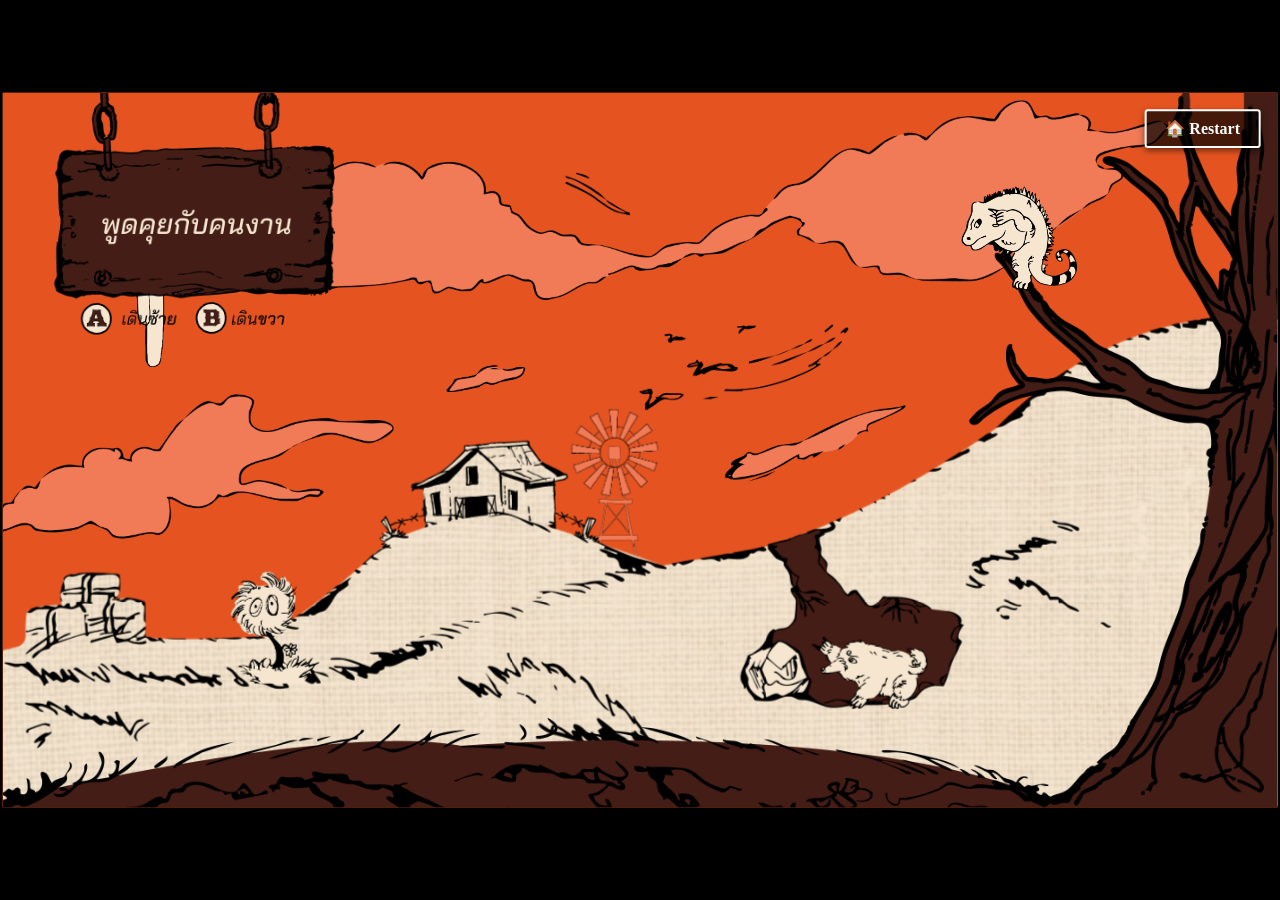
<file: map.html>
<!DOCTYPE html>
<html lang="en">
<head>
    <meta charset="UTF-8">
    <title>In-Game</title>
    <style>
        * {
            margin: 0;
            padding: 0;
            box-sizing: border-box;
            font-family: Cambria, Cochin, Georgia, Times, 'Times New Roman', serif;
        }

        body {
            display: flex;
            justify-content: center;
            align-items: center;
            height: 100vh;
            width: 100vw;
            background-color: #000000; /* Black letterbox background */
            overflow: hidden;
        }

        /* Fixed Internal Game Resolution Box */
        .Frame {
            position: absolute;
            width: 1920px;
            height: 1080px;
            background-color: #e55420;
            border: 4px solid #000; /* Black border around scaling canvas */
            overflow: hidden;
            transform-origin: center center;
            box-sizing: border-box;
        }

        /* --- BACK TO INDEX BUTTON STYLES --- */
        .back-home-btn {
            position: absolute;
            top: 25px;
            right: 25px;
            z-index: 100;
            padding: 12px 28px;
            font-size: 24px;
            font-weight: bold;
            color: #ffffff;
            background-color: rgba(0, 0, 0, 0.7);
            border: 3px solid #ffffff;
            border-radius: 5px;
            cursor: pointer;
            box-shadow: 0 4px 10px rgba(0, 0, 0, 0.5);
            transition: all 0.2s ease-in-out;
            text-decoration: none;
            display: inline-block;
            user-select: none;
        }

        .back-home-btn:hover {
            background-color: #ff7300;
            color: #000000;
            transform: scale(1.05);
            box-shadow: 0 6px 15px rgba(255, 255, 255, 0.4);
        }

        .back-home-btn:active {
            transform: scale(0.95);
        }

        .L1Map, .L5Map, .Milwind, .Bg, .Cloud1, .Cloud2, .Cloud3, .Cloud4 {
            position: absolute;
            top: 0;
            left: 0;
            width: 100%;
            height: 100%;
            object-fit: cover;
        }

        /* CLOUD SINE WAVE MOVING ANIMATION (2s duration, 10px vertical range) */
        .Cloud1, .Cloud2, .Cloud3, .Cloud4 {
            animation: cloudSineMove 2s cubic-bezier(0.45, 0.05, 0.55, 0.95) infinite alternate;
            will-change: transform;
        }

        @keyframes cloudSineMove {
            0% {
                transform: translateY(0px);
            }
            100% {
                transform: translateY(10px);
            }
        }

        .L1Map { z-index: -1; }
        .L5Map { 
            z-index: -5; 
            object-fit: fill; 
        }
        .Fans { 
            z-index: -6;
            width: 130px;
            position: absolute;
            left: 853px;
            top: 475px;
            animation: spin 6s linear infinite;
        }
        @keyframes spin {
            0% { transform: rotate(0deg); }
            100% { transform: rotate(360deg); }
        }
        .Milwind { z-index: -7; }
        .Bg { z-index: -9; }
        .Cloud1, .Cloud2, .Cloud3, .Cloud4 { z-index: -8; }

        /* Sprite Character Styling */
        .character {
            position: absolute;
            width: 350px;
            height: 200px;
            z-index: -3;
            left: 0;
            top: 0;
            will-change: transform;
        }

        /* --- NPC STYLES & POSITIONS --- */
        .NPC {
            position: absolute;
            z-index: -3;
            object-fit: contain;
        }

        .guid{
            width: 100%;
        }

        .Dandelion {
            left: 250px;
            bottom: 184px;
            z-index: -4;
            width: 300px;
        }

        .Mole {
            left: 1200px;
            bottom: 147px;
            z-index: -4;
            width: 200px;
        }

        .Hole {
            position: absolute;
            z-index: -5;
            width: 1850px;
            left: 0px;
        }

        .Iguana {
            left: 1385px;
            top: 140px;
            z-index: 0;
            width: 280px;
        }

        /* X BUTTON PROXIMITY PROMPT STYLING */
        .x-button-prompt {
            position: absolute;
            width: 100px;
            height: auto;
            z-index: 10;
            display: none;
            pointer-events: none;
            will-change: transform;
        }

        #debugCanvas {
            display: none; 
            position: absolute;
            top: 0;
            left: 0;
            width: 100%;
            height: 100%;
            z-index: 4;
            pointer-events: none;
        }
    </style>
</head>
<body>

    <div class="Frame" id="mapFrame">
        <!-- Top Right Return Button -->
        <button class="back-home-btn" onclick="window.location.href='pressbutton.html'">🏠 Restart</button>

        <audio class="jd" src="Assets/Sounds/Ja Da.mp3" loop></audio>
        <img class="character" id="player" src="Assets/Images/Part 2/User/User1 L3.png" alt="Player" />
        
        <!-- Background Elements -->
        <img class="guid" src="Assets/Images/guid map.png">
        <img class="Bg" src="Assets/Images/Part 2/Bg L9.png"/>
        <img class="Cloud1" src="Assets/Images/Part 2/Cloud L8.png"/>
        <img class="Cloud2" src="Assets/Images/Part 2/Cloud2 L8.png"/>
        <img class="Cloud3" src="Assets/Images/Part 2/Cloud3 L8.png"/>
        <img class="Cloud4" src="Assets/Images/Part 2/Cloud4 L8.png"/>
        <img class="L1Map" src="Assets/Images/Part 2/P2 L1 Map.png"/>
        <img class="L5Map" src="Assets/Images/Part 2/P2 L5 Map.png"/>
        <img class="Milwind" src="Assets/Images/Part 2/Milwind L7.png">
        <img class="Fans" src="Assets/Images/Part 2/Fans L6.png">
        <img class="Hole" src="Assets/Images/Part 2/Hole.png">

        <!-- Interactive NPCs -->
        <img class="NPC Dandelion" id="dandelion" src="Assets/Images/Part 2/character/Dadelion L4.png">
        <img class="NPC Iguana" id="iguana" src="Assets/Images/Part 2/character/Iguana L2.png">
        <img class="NPC Mole" id="mole" src="Assets/Images/Part 2/character/Mole L4.png">

        <!-- X Button Prompt over NPC Head -->
        <img class="x-button-prompt" id="xButtonPrompt" src="Assets/Images/Quiz Part/X Button.png" alt="Press X" />

        <canvas id="debugCanvas"></canvas>
    </div>

    <script>
        const GAME_WIDTH = 1920;
        const GAME_HEIGHT = 1080;

        const frame = document.getElementById("mapFrame");
        const playerElem = document.getElementById("player");
        const canvas = document.getElementById("debugCanvas");
        const ctx = canvas.getContext("2d");

        const dandelionElem = document.getElementById("dandelion");
        const iguanaElem = document.getElementById("iguana");
        const moleElem = document.getElementById("mole");

        const xButtonPrompt = document.getElementById("xButtonPrompt");

        const jdsfx = document.querySelector(".jd");
        function playBackgroundMusic() {
            if (jdsfx) {
                const playPromise = jdsfx.play();
                if (playPromise !== undefined) {
                    playPromise.catch(() => {
                        // If blocked by browser autoplay policy, retry on user interaction
                        const enableAudio = () => {
                            jdsfx.play();
                            window.removeEventListener("click", enableAudio);
                            window.removeEventListener("keydown", enableAudio);
                        };
                        window.addEventListener("click", enableAudio);
                        window.addEventListener("keydown", enableAudio);
                    });
                }
            }
        }
        playBackgroundMusic();

        function fitGameToWindow() {
            const scaleX = window.innerWidth / GAME_WIDTH;
            const scaleY = window.innerHeight / GAME_HEIGHT;
            const scale = Math.min(scaleX, scaleY);

            frame.style.transform = `scale(${scale})`;
        }

        function resizeCanvas() {
            canvas.width = GAME_WIDTH;
            canvas.height = GAME_HEIGHT;
        }
        
        window.addEventListener("resize", () => {
            fitGameToWindow();
            resizeCanvas();
        });

        fitGameToWindow();
        resizeCanvas();

        const PLAYER_WIDTH = 350;
        const PLAYER_HEIGHT = 200;
        const FEET_OFFSET_X = PLAYER_WIDTH / 2;

        const player = {
            x: 50,
            y: 200,
            velX: 0,
            velY: 0,
            speed: 7,
            gravity: 0.6,
            jumpForce: -15,
            isGrounded: false,
            facingDirection: 1
        };

        const characterFrames = [
            "Assets/Images/Part 2/User/User1 L3.png",
            "Assets/Images/Part 2/User/User2 L3.png",
            "Assets/Images/Part 2/User/User3 L3.png"
        ];
        let currentFrameIndex = 0;
        let animationTimer = 0;
        const animationSpeed = 12;

        let activeNearbyNPC = null;

        const pathPoints = [
            { x: 0.00, y: 0.80 },
            { x: 0.22, y: 0.85 },
            { x: 0.32, y: 0.80 },
            { x: 0.42, y: 0.73 },
            { x: 0.52, y: 0.65 },
            { x: 0.65, y: 0.63 },
            { x: 0.77, y: 0.46 },
            { x: 0.82, y: 0.38 },
            { x: 1.00, y: 0.32 }
        ];

        const keys = {
            ArrowLeft: false, ArrowRight: false, ArrowUp: false,
            KeyA: false, KeyB: false, KeyD: false, KeyW: false, KeyZ: false, KeyX: false
        };

        window.addEventListener("keydown", (e) => {
            if (e.code in keys) keys[e.code] = true;

            if ((e.code === "KeyX" || e.code === "KeyZ") && activeNearbyNPC) {
                // Redirects if NOT completed yet, or adjust equality as needed
                const isCompleted = localStorage.getItem(activeNearbyNPC.save) === "true";
                
                if (!isCompleted) {
                    window.location.href = activeNearbyNPC.targetUrl;
                }
            }
        });

        window.addEventListener("keyup", (e) => {
            if (e.code in keys) keys[e.code] = false;
        });

        function getGroundYAt(feetX) {
            const normX = feetX / GAME_WIDTH;

            for (let i = 0; i < pathPoints.length - 1; i++) {
                const p1 = pathPoints[i];
                const p2 = pathPoints[i + 1];

                if (normX >= p1.x && normX <= p2.x) {
                    const t = (normX - p1.x) / (p2.x - p1.x || 1);
                    const normY = p1.y + t * (p2.y - p1.y);
                    return normY * GAME_HEIGHT;
                }
            }
            return GAME_HEIGHT;
        }

        function checkNPCProximity() {
            const PROXIMITY_DISTANCE = 350; 

            const playerCenterX = player.x + FEET_OFFSET_X;
            const playerCenterY = player.y + (PLAYER_HEIGHT / 2);

            const npcs = [
                {
                    name: "dandelion",
                    element: dandelionElem,
                    defaultSrc: "Assets/Images/Part 2/character/Dadelion L4.png",
                    nearSrc: "Assets/Images/Part 2/character/Active Dadelion L4.png",
                    save: "Npc1Completed",
                    targetUrl: "dandelion.html"
                },
                {
                    name: "mole",
                    element: moleElem,
                    defaultSrc: "Assets/Images/Part 2/character/Mole L4.png",
                    nearSrc: "Assets/Images/Part 2/character/Active Mole L4.png",
                    save: "Npc2Completed",
                    targetUrl: "mole.html"
                },
                {
                    name: "iguana",
                    element: iguanaElem,
                    defaultSrc: "Assets/Images/Part 2/character/Iguana L2.png",
                    nearSrc: "Assets/Images/Part 2/character/Active Iguana L2.png",
                    save: "Npc3Completed",
                    targetUrl: "iguana.html"
                }
            ];

            let foundNearby = false;

            npcs.forEach(npc => {
                const frameRect = frame.getBoundingClientRect();
                const rect = npc.element.getBoundingClientRect();
                
                const scale = frameRect.width / GAME_WIDTH;
                const npcCenterX = (rect.left - frameRect.left + (rect.width / 2)) / scale;
                const npcCenterY = (rect.top - frameRect.top + (rect.height / 2)) / scale;

                const dx = playerCenterX - npcCenterX;
                const dy = playerCenterY - npcCenterY;
                const distance = Math.sqrt(dx * dx + dy * dy);

                if (distance <= PROXIMITY_DISTANCE) {
                    npc.element.src = npc.nearSrc;
                    activeNearbyNPC = npc;
                    foundNearby = true;

                    // Position X Button image centered right above the NPC head
                    const promptX = npcCenterX - 40; 
                    let promptY = (rect.top - frameRect.top) / scale - 70;
                    if (activeNearbyNPC.name === "mole") {
                        promptY = (rect.top - frameRect.top) / scale - 130;
                    }

                    xButtonPrompt.style.left = `${promptX}px`;
                    xButtonPrompt.style.top = `${promptY}px`;
                    xButtonPrompt.style.display = "block";
                } else {
                    npc.element.src = npc.defaultSrc;
                }
            });

            if (!foundNearby) {
                activeNearbyNPC = null;
                xButtonPrompt.style.display = "none";
            }
        }

        function gameLoop() {
            // Movement Controls (Arrow Keys, A, or B)
            if (keys.ArrowLeft || keys.KeyA) {
                player.velX = -player.speed;
                player.facingDirection = -1;
            } else if (keys.ArrowRight || keys.KeyB) {
                player.velX = player.speed;
                player.facingDirection = 1;
            } else {
                player.velX = 0;
            }

            // Gravity & Physics
            player.velY += player.gravity;

            player.x += player.velX;
            player.y += player.velY;

            // Screen boundary clamping
            if (player.x < -FEET_OFFSET_X + 20) player.x = -FEET_OFFSET_X + 20;
            if (player.x > GAME_WIDTH - FEET_OFFSET_X - 20) player.x = GAME_WIDTH - FEET_OFFSET_X - 20;

            // Ground detection along path points
            const feetX = player.x + FEET_OFFSET_X;
            const targetGroundY = getGroundYAt(feetX) - PLAYER_HEIGHT;

            if (player.y >= targetGroundY) {
                player.y = targetGroundY;
                player.velY = 0;
                player.isGrounded = true;
            } else {
                player.isGrounded = false;
            }

            // Walking Frame Animation (Only updates frame when player is moving)
            if (player.velX !== 0) {
                animationTimer++;
                if (animationTimer >= animationSpeed) {
                    animationTimer = 0;
                    currentFrameIndex = (currentFrameIndex + 1) % characterFrames.length;
                    playerElem.src = characterFrames[currentFrameIndex];
                }
            } else {
                currentFrameIndex = 0;
                playerElem.src = characterFrames[0];
            }

            // Position and flip sprite based on facing direction
            playerElem.style.transform = `translate(${player.x}px, ${player.y}px) scaleX(${player.facingDirection})`;

            checkNPCProximity();

            requestAnimationFrame(gameLoop);
        }

        requestAnimationFrame(gameLoop);
    </script>
</body>
</html>
</file>
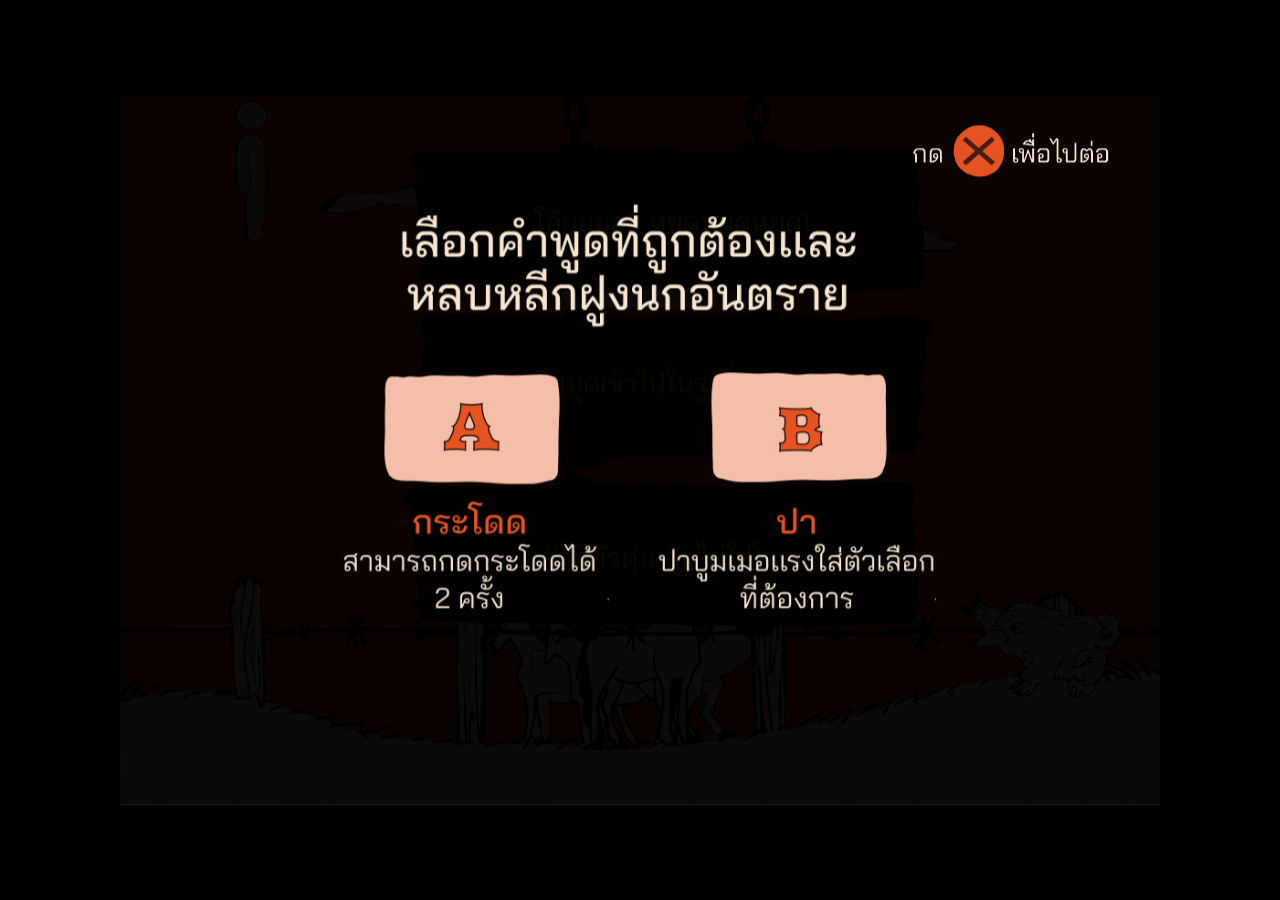
<file: mole.html>
<!DOCTYPE html>
<html lang="en">
<head>
    <meta charset="UTF-8">
    <title>In-Game</title>
    <style>
        * {
            margin: 0;
            padding: 0;
            box-sizing: border-box;
            font-family: Cambria, Cochin, Georgia, Times, 'Times New Roman', serif;
        }

        body {
            display: flex;
            justify-content: center;
            align-items: center;
            height: 100vh;
            width: 100vw;
            background-color: #000000;
            overflow: hidden;
        }

        .Frame {
            position: absolute;
            width: 1950px;
            height: 1330px;
            background-color: #e55420;
            overflow: hidden;
            transform-origin: center center;
        }

        .shake {
            animation: gentleBigShake 0.4s ease-in-out both;
        }

        @keyframes gentleBigShake {
            0%   { transform: scale(var(--game-scale)) translate3d(0, 0, 0); }
            25%  { transform: scale(var(--game-scale)) translate3d(-18px, 6px, 0); }
            50%  { transform: scale(var(--game-scale)) translate3d(16px, -8px, 0); }
            75%  { transform: scale(var(--game-scale)) translate3d(-10px, 4px, 0); }
            100% { transform: scale(var(--game-scale)) translate3d(0, 0, 0); }
        }

        .yellow-particle {
            position: absolute;
            background-color: #ffd700;
            border: 2px solid #e6b800;
            z-index: 10;
            pointer-events: none;
            box-shadow: 0 0 6px rgba(255, 215, 0, 0.8);
            will-change: transform, opacity;
        }

        .Bg { z-index: -9; }

        .character {
            position: absolute;
            width: 500px;
            z-index: -3;
            left: 0;
            top: 0;
            will-change: transform;
        }

        .NPC_Mole{
            left: 1550px;
            position: absolute;
            bottom: 200px;
            z-index: -4;
            width: 350px;
        }

        .Bg, .Clouds, .Choices {
            position: absolute;
            left: 0;
            width: 100%;
            object-fit: cover;
        }
        .Choices{
            z-index: 1;
        }

        .Bg {
            top: 370px;
        }

        .SlidingObject {
            position: absolute;
            width: 180px;
            height: auto;
            z-index: 4;
            pointer-events: none;
            will-change: transform;
        }

        .Clouds {
            top: -20%;
            animation: cloudSineMove 2s cubic-bezier(0.45, 0.05, 0.55, 0.95) infinite alternate;
            will-change: transform;
        }

        @keyframes cloudSineMove {
            0% {
                transform: translateY(0px);
            }
            100% {
                transform: translateY(40px);
            }
        }

        .sign-target {
            position: absolute;
            left: 550px;
            width: 945px;
            height: 260px;
            z-index: 5;
            background-color: transparent;
            border-radius: 12px;
            transition: background-color 0.4s ease, box-shadow 0.4s ease;
        }

        .sign-target.top    { top: 100px; }
        .sign-target.middle { top: 415px; }
        .sign-target.bottom { top: 730px; }

        .sign-target.correct-highlight {
            animation: highlightPulse 0.5s cubic-bezier(0.25, 1, 0.5, 1) forwards;
        }

        @keyframes highlightPulse {
            0% {
                background-color: rgba(255, 223, 0, 0.65);
                box-shadow: 0 0 40px rgba(255, 215, 0, 0.9), inset 0 0 25px rgba(255, 255, 255, 0.8);
            }
            100% {
                background-color: transparent;
                box-shadow: 0 0 0px rgba(255, 215, 0, 0);
            }
        }

        .dialogue-overlay {
            position: absolute;
            top: 0;
            left: 0;
            width: 100%;
            height: 100%;
            background-color: rgba(0, 0, 0, 0.8);
            z-index: 14;
            display: none;
            opacity: 0;
            transition: opacity 0.3s ease;
            pointer-events: none;
        }
        .dialogue-overlay.fade-in {
            opacity: 1;
        }
        .dialogue-overlay.fade-out {
            opacity: 0;
        }

        .dandelion-dialogue-img {
            position: absolute;
            top: 27%;
            left: 10%;
            width: 85%;
            align-items: center;
            justify-content: center;
            object-fit: cover;
            z-index: 16;
            display: none;
            opacity: 0;
            transition: opacity 0.3s ease;
            pointer-events: none;
        }
        .dandelion-dialogue-img.fade-out {
            opacity: 0;
        }
        .dandelion-dialogue-img.fade-in {
            opacity: 1;
        }

        .npcUp {
            position: absolute;
            width: 28%;
            left: 65%;
            margin-top: 37%;
            display: none;
            z-index: 15;
            opacity: 0;
            transition: opacity 0.3s ease;
            pointer-events: none;
        }
        .npcUp.fade-out {
            opacity: 0;
        }
        .npcUp.fade-in {
            opacity: 1;
        }

        .NextDialouge {
            position: absolute;
            width: 15%;
            z-index: 17;
            left: 81%;
            top: 4.5%;
            display: none;
            opacity: 0;
            transition: opacity 0.3s ease;
            pointer-events: none;
        }
        .NextDialouge.fade-out {
            opacity: 0;
        }
        .NextDialouge.fade-in {
            opacity: 1;
        }

        .boomerang {
            position: absolute;
            width: 100px;
            z-index: 6;
            display: none;
            will-change: transform;
        }

        .game-status-overlay {
            position: absolute;
            top: 0;
            left: 0;
            width: 100%;
            height: 100%;
            background-color: rgba(0, 0, 0, 0.75);
            z-index: 20;
            display: none;
            flex-direction: column;
            justify-content: center;
            align-items: center;
            color: #ffffff;
            text-shadow: 2px 2px 4px #000000;
        }

        .game-status-overlay .answer-key-img {
            width: 110%;
            height: auto;
            object-fit: contain;
            position: absolute;
            top: 0px;
        }

        .game-status-overlay .try-again-img {
            width: 150%;
            bottom: -1.5%;
            height: auto;
            position: absolute;
            object-fit: contain;
            display: none;
            opacity: 0;
            transition: opacity 0.3s ease;
            pointer-events: none;
        }
        .try-again-img.fade-out {
            opacity: 0;
        }
        .try-again-img.fade-in {
            opacity: 1;
        }

        .game-status-overlay h1 {
            font-size: 80px;
            margin-bottom: 20px;
        }

        .game-status-overlay p {
            font-size: 36px;
            margin: 10px 0;
        }
        .EndChoice-D{
            top: 6.25%;
        }

        .Next{
            position: absolute;
            width: 15%;
            z-index: 5;
            left: 61%;
            top: 4%;
        }

        .EndChoice-Character,.EndChoice-A,.EndChoice-D,.EndChoice-Base{
            width: 100%;
            position: absolute;
        }
        .EndChoice-Character,.EndChoice-A,.EndChoice-D,.EndChoice-Base{
            bottom: 10%;
        }
        .EndChoice-A,.EndChoice-D{
            z-index: 1;
        }

        .AnimationFrame, .TextAfterAnimation {
            position: absolute;
            top: 0;
            left: 0;
            width: 100%;
            height: 100%;
            object-fit: cover;
            display: none;
            opacity: 1;
            transition: opacity 1s ease-in-out;
            z-index: 25;
        }

        .TextAfterAnimation {
            opacity: 0;
            transition: opacity 1s ease-in-out;
            z-index: 26;
        }

        .TextAfterAnimation.fade-in {
            opacity: 1;
        }

        .AnimationFrame.fade-out, .TextAfterAnimation.fade-out {
            opacity: 0;
        }

        .tutorial-overlay {
            position: absolute;
            top: 0;
            left: 0;
            width: 125%;
            height: 100%;
            z-index: 30;
            display: flex;
            justify-content: center;
            align-items: center;
            background-color: rgba(0, 0, 0, 0.8);
            opacity: 1;
            transition: opacity 0.5s ease-in-out;
        }

        .tutor{
            width: 100%;
            left: -12%;
            position: absolute;
            object-fit: contain;
        }

        .tutorial-overlay.fade-out {
            opacity: 0;
            pointer-events: none;
        }

        #debugCanvas {
            position: absolute;
            top: 0;
            left: 0;
            pointer-events: none;
            z-index: 10;
        }
    </style>
</head>
<body>
    <div class="Frame" id="mapFrame">
        <div class="tutorial-overlay" id="tutorialOverlay">
            <img class="Next" src="Assets/Images/Press X to continue.png">
            <img src="Assets/Images/Quiz Part/tutorial.png" alt="Tutorial" class="tutor">
        </div>

        <audio class="dansfx" src="Assets/Sounds/DanSFX.mp3"></audio>
        <audio class="birdsfx" src="Assets/Sounds/BirdBG.mp3"></audio>
        <img class="AnimationFrame" id="animFrame" src="Assets/Images/Quiz Part/Mole Dialogue/Mole ani1.png">

        <audio class="hitSound" src="Assets/Sounds/hitSound.mp3"></audio>
        <audio class="swingSound" src="Assets/Sounds/swingSound.mp3"></audio>
        <audio class="eagleSFX" src="Assets/Sounds/Caw.mp3"></audio>
        <img class="character" id="player" src="Assets/Images/Part 2/User/User1 L3.png" alt="Player" />
        <img class="Bg" src="Assets/Images/Quiz Part/Quiz Bg.png"/>
        <img class="Choices" id="choicesImg" src="Assets/Images/Quiz Part/Mole Dialogue/mchoice1.png">

        <div class="sign-target top" data-sign="1"></div>
        <div class="sign-target middle" data-sign="2"></div>
        <div class="sign-target bottom" data-sign="3"></div>

        <div class="ColorBg">
            <img class="Clouds" src="Assets/Images/Quiz Part/Quiz Cloud.png">
            <img class="NPC_Mole" id="dandelion" src="Assets/Images/Part 2/character/Mole L4.png">

            <div class="dialogue-overlay" id="dialogueBg"></div>

            <div class="DialougeWrapper">
                <img class="NextDialouge" id="NextDialouge" src="Assets/Images/Press X to continue.png">
                <img class="dandelion-dialogue-img" id="dandelionDialogue" src="Assets/Images/Quiz Part/Mole Dialogue/M Dialogue1.png" alt="Dandelion Dialogue" />
                <img class="npcUp" id="npcUp" src="Assets/Images/Part 2/character/Mole L4.png" alt="NPC Portrait">
            </div>

            <img class="boomerang" id="boomerang" src="Assets/Images/Quiz Part/Boomerang.png" alt="Boomerang" />

            <canvas id="debugCanvas"></canvas>
        </div>

        <div class="game-status-overlay" id="gameOverOverlay">
            <img class="answer-key-img" id="answerKeyImg" src="Assets/Images/Quiz Part/Answer Key/Answer Key1.png" alt="Answer Key" />
            <img class="try-again-img" id="tryAgainImg" src="Assets/Images/Quiz Part/Answer Key/X to try again.png" alt="Press X to go back to Farmer Dialouge" />
        </div>

        <div class="game-status-overlay" id="winOverlay">
            <img class="EndChoice-Character" src="Assets/Images/Quiz Part/EndCharacter/End Mole.png">
            <img class="EndChoice-A" src="Assets/Images/Quiz Part/EndCharacter/End A.png">
            <img class="EndChoice-D" src="Assets/Images/Quiz Part/EndCharacter/End D.png">
            <img class="EndChoice-Base" src="Assets/Images/Quiz Part/EndCharacter/End choice.png">
        </div>
    </div>

    <script>
        const GAME_WIDTH = 2400;
        const GAME_HEIGHT = 1080;

        const frame = document.getElementById("mapFrame");
        const playerElem = document.getElementById("player");
        const boomerangElem = document.getElementById("boomerang");
        const choicesElem = document.getElementById("choicesImg");
        const answerKeyElem = document.getElementById("answerKeyImg");
        const dandelionDialogueElem = document.getElementById("dandelionDialogue");
        const npcUpElem = document.getElementById('npcUp');
        const nDialouge = document.getElementById('NextDialouge');
        const dialogueBgElem = document.getElementById("dialogueBg");
        const canvas = document.getElementById("debugCanvas");
        const ctx = canvas.getContext("2d");
        const hitsfx = document.querySelector(".hitSound");
        const swingsfx = document.querySelector(".swingSound");
        const birdsfx = document.querySelector(".eagleSFX");
        const dnsfx = document.querySelector(".dansfx");
        const bdsfx = document.querySelector(".birdsfx");

        const dandelionElem = document.getElementById("dandelion");
        const gameOverOverlay = document.getElementById("gameOverOverlay");
        const gameOverOverlayText = document.getElementById("tryAgainImg");
        const winOverlay = document.getElementById("winOverlay");

        const animFrameElem = document.getElementById("animFrame");
        const textAfterAnimElem = document.getElementById("textAfterAnim");
        const tutorialOverlay = document.getElementById("tutorialOverlay");

        let slidingObstacles = [];
        let obstacleSpawnTimer = 0;
        const OBSTACLE_SPAWN_INTERVAL = 60; 

        let currentQuestion = 1;
        let currentDialogueIndex = 0; 
        let isDialogueActive = false;  
        let isTransitioning = false;   

        const correctAnswers = {
            1: 3,
            2: 1,
            3: 1
        };

        let isGameOver = false;
        let isWin = false;

        let isTutorialActive = true;
        let isCutsceneActive = false;
        let canDismissCutscene = false;

        let currentScale = 1;
        let lastTime = 0;

        function fitGameToWindow() {
            const scaleX = window.innerWidth / GAME_WIDTH;
            const scaleY = window.innerHeight / GAME_HEIGHT;
            currentScale = Math.min(scaleX, scaleY);

            frame.style.setProperty('--game-scale', currentScale);
            frame.style.transform = `scale(${currentScale})`;
        }

        function resizeCanvas() {
            canvas.width = GAME_WIDTH;
            canvas.height = GAME_HEIGHT;
        }

        window.addEventListener("resize", () => {
            fitGameToWindow();
            resizeCanvas();
        });

        fitGameToWindow();
        resizeCanvas();

        function dismissTutorial() {
            isTutorialActive = false;
            tutorialOverlay.classList.add("fade-out");
            setTimeout(() => {
                tutorialOverlay.style.display = "none";
                startIntroCutscene();
            }, 500);
        }

        function startIntroCutscene() {
            isCutsceneActive = true;
            canDismissCutscene = true;
            animFrameElem.style.display = "block";
        }

        function dismissCutscene() {
            canDismissCutscene = false; 
            bdsfx.play();

            animFrameElem.classList.add("fade-out");

            setTimeout(() => {
                animFrameElem.style.display = "none";
                animFrameElem.classList.remove("fade-out");
                isCutsceneActive = false; 
            }, 1000);
        }

        function triggerScreenShake() {
            frame.classList.remove("shake");
            void frame.offsetWidth;
            frame.classList.add("shake");

            setTimeout(() => {
                frame.classList.remove("shake");
                frame.style.transform = `scale(${currentScale})`;
            }, 400);
        }

        function highlightCorrectSign(signElem) {
            signElem.classList.remove("correct-highlight");
            void signElem.offsetWidth; 
            signElem.classList.add("correct-highlight");

            setTimeout(() => {
                signElem.classList.remove("correct-highlight");
            }, 500);
        }

        function spawnYellowParticles(signRect) {
            const particleCount = 24;
            const colors = ['#ffd700', '#ffea00', '#fff066', '#e6b800'];

            for (let i = 0; i < particleCount; i++) {
                const p = document.createElement("div");
                p.classList.add("yellow-particle");

                const size = Math.floor(Math.random() * 16) + 12; 
                p.style.width = `${size}px`;
                p.style.height = `${size}px`;
                p.style.backgroundColor = colors[Math.floor(Math.random() * colors.length)];

                let posX = signRect.x + (Math.random() * signRect.width);
                let posY = signRect.y + (Math.random() * signRect.height);

                p.style.left = `${posX}px`;
                p.style.top = `${posY}px`;

                frame.appendChild(p);

                let vx = (Math.random() - 0.5) * 12;
                let vy = (Math.random() - 0.5) * 12 - 4;
                const gravity = 0.5;
                let opacity = 1;
                let rotation = Math.random() * 360;
                let rotSpeed = (Math.random() - 0.5) * 10;

                function animateParticle() {
                    posX += vx;
                    posY += vy;
                    vy += gravity;
                    opacity -= 0.03;
                    rotation += rotSpeed;

                    p.style.transform = `translate(${posX - signRect.x}px, ${posY - signRect.y}px) rotate(${rotation}deg)`;
                    p.style.opacity = opacity;

                    if (opacity > 0) {
                        requestAnimationFrame(animateParticle);
                    } else {
                        p.remove();
                    }
                }

                requestAnimationFrame(animateParticle);
            }
        }

        const PLAYER_WIDTH = 350;
        const PLAYER_HEIGHT = 200;
        const FEET_OFFSET_X = PLAYER_WIDTH / 2;

        const player = {
            x: 50,
            y: 200,
            velX: 0,
            velY: 0,
            speed: 7,
            gravity: 0.6,
            jumpForce: -25,
            isGrounded: false,
            Jumped: 0,
            maxJumps: 2,
            facingDirection: 1,
            canThrow: true
        };

        const boomerang = {
            x: 0,
            y: 0,
            velX: 0,
            speed: 18,
            active: false,
            rotation: 0,
            timer: 0,
            returnDelay: 85,
            maxLifetime: 170,
            hasHitSign: false,
            width: 100,
            height: 100
        };

        const characterFrames = [
            "Assets/Images/Part 2/User/User1 L3.png",
            "Assets/Images/Part 2/User/User2 L3.png",
            "Assets/Images/Part 2/User/User3 L3.png"
        ];
        let currentFrameIndex = 0;
        let animationTimer = 0;
        const animationSpeed = 12;

        const pathPoints = [
            { x: 0.00, y: 1 },
            { x: 1.00, y: 1 }
        ];

        const keys = {
            ArrowUp: false, KeyW: false, KeyZ: false, KeyX: false
        };

        window.addEventListener("keydown", (e) => {
            if (e.code in keys) keys[e.code] = true;

            if (isTransitioning) return;

            if (isTutorialActive) {
                if ((e.code === "KeyZ" || e.code === "KeyX") && !e.repeat) {
                    dismissTutorial();
                }
                return;
            }

            if (isCutsceneActive) {
                if ((e.code === "KeyZ" || e.code === "KeyX") && !e.repeat && canDismissCutscene) {
                    dismissCutscene();
                }
                return;
            }

            if (isDialogueActive) {
                if ((e.code === "KeyZ" || e.code === "KeyX") && !e.repeat) {
                    if (currentDialogueIndex === 1) {
                        currentQuestion = 2;
                        choicesElem.src = `Assets/Images/Quiz Part/Mole Dialogue/mchoice${currentQuestion}.png`;
                        hideDialogue(() => resetBoomerang());
                    } else if (currentDialogueIndex === 2) {
                        currentQuestion = 3;
                        choicesElem.src = `Assets/Images/Quiz Part/Mole Dialogue/mchoice${currentQuestion}.png`;
                        hideDialogue(() => resetBoomerang());
                    } else if (currentDialogueIndex === 3) {
                        // Trigger the victory screen after closing dialogue 3
                        hideDialogue(() => triggerWin());
                    }
                }
                return;
            }

            if (isGameOver) {
                if (e.code === "KeyZ" || e.code === "KeyX") {
                    restartGame();
                }
                return;
            }

            if (isWin) {
                localStorage.setItem("Npc2Completed", "true");
                if (e.code === "KeyA") {
                    window.location.href = 'map.html';
                } else if (e.code === "KeyB") {
                    localStorage.setItem("dialogueCompleted", "false");
                    window.location.href = 'theend.html';
                }
                return;
            }

            if ((e.code === "ArrowUp" || e.code === "KeyW" || e.code === "KeyA") && !e.repeat) {
                if (player.Jumped < player.maxJumps) {
                    player.velY = player.jumpForce;
                    player.isGrounded = false;
                    player.Jumped++;
                }
            }

            if (e.code === "KeyB" && !e.repeat) {
                throwBoomerang();
            }
        });

        window.addEventListener("keyup", (e) => {
            if (e.code in keys) keys[e.code] = false;

            if (e.code === "ArrowUp" || e.code === "KeyW" || e.code === "KeyA") {
                if (player.velY < 0) {
                    player.velY = 0;
                }
            }
        });

        function spawnSlidingObstacle() {
            const img = document.createElement("img");
            img.classList.add("SlidingObject");
            img.src = "Assets/Images/Quiz Part/Bird2.png"; 

            const randomY = Math.pow(Math.random(), 2) * (GAME_HEIGHT - 450) + 200;

            const obstacle = {
                element: img,
                x: GAME_WIDTH,
                y: randomY,
                speed: 6 + Math.random() * 2,
                width: 115,
                height: 115
            };

            img.style.top = `${obstacle.y}px`;
            img.style.transform = `translateX(${obstacle.x}px)`;
            frame.appendChild(img);

            slidingObstacles.push(obstacle);
        }
        let HittedBird = false;

        function updateSlidingObstacles(deltaScale) {
            obstacleSpawnTimer += deltaScale;
            if (obstacleSpawnTimer >= OBSTACLE_SPAWN_INTERVAL) {
                obstacleSpawnTimer = 0;
                spawnSlidingObstacle();
            }

            const playerHitbox = {
                x: player.x + 80, 
                y: player.y + 40,
                width: PLAYER_WIDTH - 160,
                height: PLAYER_HEIGHT - 40
            };

            for (let i = slidingObstacles.length - 1; i >= 0; i--) {
                const obs = slidingObstacles[i];
                obs.x -= obs.speed * deltaScale;
                obs.element.style.transform = `translateX(${obs.x}px)`;

                const obsHitbox = {
                    x: obs.x,
                    y: obs.y,
                    width: obs.width,
                    height: obs.height
                };

                if (isColliding(playerHitbox, obsHitbox)) {
                    clearAllObstacles();
                    HittedBird = true;

                    birdsfx.volume = 0.5;
                    birdsfx.play();
                    triggerGameOver();
                    return;
                }

                if (obs.x < -obs.width) {
                    obs.element.remove();
                    slidingObstacles.splice(i, 1);
                }
            }
        }

        function clearAllObstacles() {
            slidingObstacles.forEach(obs => obs.element.remove());
            slidingObstacles = [];
            obstacleSpawnTimer = 0;
        }

        function throwBoomerang() {
            if (!player.canThrow || boomerang.active || isGameOver || isWin || isDialogueActive || isCutsceneActive || isTutorialActive) return;

            swingsfx.play();
            boomerang.active = true;
            boomerang.hasHitSign = false;
            player.canThrow = false;
            boomerang.timer = 0;
            boomerang.rotation = 0;

            boomerang.x = player.x + FEET_OFFSET_X - (boomerang.width / 2);
            boomerang.y = player.y + (PLAYER_HEIGHT / 2);

            boomerang.velX = player.facingDirection * boomerang.speed;
            boomerangElem.style.display = "block";
        }

        function resetBoomerang() {
            boomerang.active = false;
            player.canThrow = true;
            boomerangElem.style.display = "none";
        }

        function setDandelionDialogue(index) {
            currentDialogueIndex = index;
            isDialogueActive = true;
            isTransitioning = true;

            dandelionDialogueElem.src = `Assets/Images/Quiz Part/Mole Dialogue/M Dialogue${index}.png`;

            dialogueBgElem.style.display = "block";
            dandelionDialogueElem.style.display = "block";
            npcUpElem.style.display = "block";
            nDialouge.style.display = "block";

            requestAnimationFrame(() => {
                dialogueBgElem.classList.remove("fade-out");
                dandelionDialogueElem.classList.remove("fade-out");
                npcUpElem.classList.remove("fade-out");
                nDialouge.classList.remove("fade-out");

                dialogueBgElem.classList.add("fade-in");
                dandelionDialogueElem.classList.add("fade-in");
                npcUpElem.classList.add("fade-in");
                nDialouge.classList.add("fade-in");
            });

            setTimeout(() => {
                isTransitioning = false;
            }, 300);
        }

        function hideDialogue(callback) {
            isTransitioning = true;

            dialogueBgElem.classList.remove("fade-in");
            dandelionDialogueElem.classList.remove("fade-in");
            npcUpElem.classList.remove("fade-in");
            nDialouge.classList.remove("fade-in");

            dialogueBgElem.classList.add("fade-out");
            dandelionDialogueElem.classList.add("fade-out");
            npcUpElem.classList.add("fade-out");
            nDialouge.classList.add("fade-out");

            setTimeout(() => {
                isDialogueActive = false;
                dialogueBgElem.style.display = "none";
                dandelionDialogueElem.style.display = "none";
                npcUpElem.style.display = "none";
                nDialouge.style.display = "none";
                isTransitioning = false;
                if (callback) callback();
            }, 300);
        }

        function checkSignHits() {
            if (boomerang.hasHitSign || !boomerang.active) return;

            const boomerangHitbox = {
                x: boomerang.x,
                y: boomerang.y,
                width: boomerang.width,
                height: boomerang.height
            };

            const signTargets = document.querySelectorAll('.sign-target');

            signTargets.forEach(sign => {
                const rect = {
                    x: sign.offsetLeft,
                    y: sign.offsetTop,
                    width: sign.offsetWidth,
                    height: sign.offsetHeight
                };

                if (isColliding(boomerangHitbox, rect)) {
                    hitsfx.play();
                    boomerang.hasHitSign = true;

                    const hitSignId = parseInt(sign.getAttribute("data-sign"));
                    const isCorrect = (currentQuestion === 3 && (hitSignId === 1 || hitSignId === 3)) || (hitSignId === correctAnswers[currentQuestion]);

                    choicesElem.src = "Assets/Images/Quiz Part/Choices/Active Choice.png";

                    if (isCorrect) {
                        triggerScreenShake();
                        highlightCorrectSign(sign);
                        spawnYellowParticles(rect);

                        setDandelionDialogue(currentQuestion);
                    } else {
                        hideDialogue(() => triggerGameOver());
                    }
                }
            });
        }

        function triggerGameOver() {
            isGameOver = true;
            clearAllObstacles();

            if (HittedBird) {
                answerKeyElem.src = `Assets/Images/Quiz Part/Answer Key/Try again bird.png`;
            } else {
                answerKeyElem.src = `Assets/Images/Quiz Part/Answer Key/Mole/Answer Key${currentQuestion}.png`;
            }

            gameOverOverlay.style.display = "flex";

            gameOverOverlayText.style.display = "none";
            requestAnimationFrame(() => {
                gameOverOverlayText.classList.add("fade-out");
                gameOverOverlayText.classList.remove("fade-in");
            });

            setTimeout(() => {
                gameOverOverlayText.classList.add("fade-in");
                gameOverOverlayText.classList.remove("fade-out");
                setTimeout(() => {
                    gameOverOverlayText.style.display = "flex";
                }, 300);
            }, 3000);
        }

        function triggerWin() {
            isWin = true;
            bdsfx.pause();
            clearAllObstacles();
            winOverlay.style.display = "flex";
        }

        function restartGame() {
            isGameOver = false;
            isWin = false;
            clearAllObstacles();

            if (currentQuestion == 3) {
                currentQuestion = 2;
                choicesElem.src = `Assets/Images/Quiz Part/Mole Dialogue/mchoice2.png`;
            } else {
                currentQuestion = 1;
                choicesElem.src = `Assets/Images/Quiz Part/Mole Dialogue/mchoice1.png`;
            }
            HittedBird = false;
            player.x = 50;
            player.y = 200;
            player.velX = 0;
            player.velY = 0;
            resetBoomerang();

            gameOverOverlay.style.display = "none";
            gameOverOverlayText.style.display = "none";
            gameOverOverlayText.classList.remove("fade-in", "fade-out");
            winOverlay.style.display = "none";

            currentDialogueIndex = 0;
            hideDialogue();
        }

        function updateBoomerang(deltaScale) {
            if (!boomerang.active) return;

            boomerang.timer += deltaScale;

            if (boomerang.timer >= boomerang.returnDelay && boomerang.velX > 0) {
                boomerang.velX = -boomerang.velX;
            }

            boomerang.x += boomerang.velX * deltaScale;
            boomerang.rotation += 25 * deltaScale;

            boomerangElem.style.transform = `translate(${boomerang.x}px, ${boomerang.y}px) rotate(${boomerang.rotation}deg)`;

            checkSignHits();

            const playerHitbox = {
                x: player.x,
                y: player.y,
                width: PLAYER_WIDTH,
                height: PLAYER_HEIGHT
            };

            const boomerangHitbox = {
                x: boomerang.x,
                y: boomerang.y,
                width: boomerang.width,
                height: boomerang.height
            };

            if (boomerang.timer > boomerang.returnDelay && isColliding(playerHitbox, boomerangHitbox)) {
                catchBoomerang();
                return;
            }

            if (boomerang.timer >= boomerang.maxLifetime) {
                resetBoomerang();
                triggerGameOver();
            }
        }

        function catchBoomerang() {
            resetBoomerang();
        }

        function isColliding(rect1, rect2) {
            return (
                rect1.x < rect2.x + rect2.width &&
                rect1.x + rect1.width > rect2.x &&
                rect1.y < rect2.y + rect2.height &&
                rect1.y + rect1.height > rect2.y
            );
        }

        function getGroundYAt(feetX) {
            const normX = feetX / GAME_WIDTH;

            for (let i = 0; i < pathPoints.length - 1; i++) {
                const p1 = pathPoints[i];
                const p2 = pathPoints[i + 1];

                if (normX >= p1.x && normX <= p2.x) {
                    const t = (normX - p1.x) / (p2.x - p1.x || 1);
                    const normY = p1.y + t * (p2.y - p1.y);
                    return normY * GAME_HEIGHT;
                }
            }
            return GAME_HEIGHT;
        }

        function gameLoop(timestamp) {
            if (!lastTime) lastTime = timestamp;
            const deltaTime = timestamp - lastTime;
            lastTime = timestamp;

            const deltaScale = Math.min(deltaTime / (1000 / 60), 2);

            if (!isGameOver && !isWin && !isDialogueActive && !isCutsceneActive && !isTutorialActive) {
                player.velX = 0;
                player.velY += player.gravity * deltaScale;

                player.x += player.velX * deltaScale;
                player.y += player.velY * deltaScale;

                if (player.x < -FEET_OFFSET_X + 20) player.x = -FEET_OFFSET_X + 20;
                if (player.x > GAME_WIDTH - FEET_OFFSET_X - 20) player.x = GAME_WIDTH - FEET_OFFSET_X - 20;

                const feetX = player.x + FEET_OFFSET_X;
                const targetGroundY = getGroundYAt(feetX) - PLAYER_HEIGHT;

                if (player.y >= targetGroundY) {
                    player.y = targetGroundY;
                    player.velY = 0;
                    player.isGrounded = true;
                    player.Jumped = 0;
                } else {
                    player.isGrounded = false;
                }

                updateBoomerang(deltaScale);
                updateSlidingObstacles(deltaScale); 

                animationTimer += deltaScale;
                if (animationTimer >= animationSpeed) {
                    animationTimer = 0;
                    currentFrameIndex = (currentFrameIndex + 1) % characterFrames.length;
                    playerElem.src = characterFrames[currentFrameIndex];
                }

                playerElem.style.transform = `translate(${player.x}px, ${player.y}px) scaleX(${player.facingDirection})`;
            }

            requestAnimationFrame(gameLoop);
        }

        requestAnimationFrame(gameLoop);
    </script>
</body>
</html>
</file>
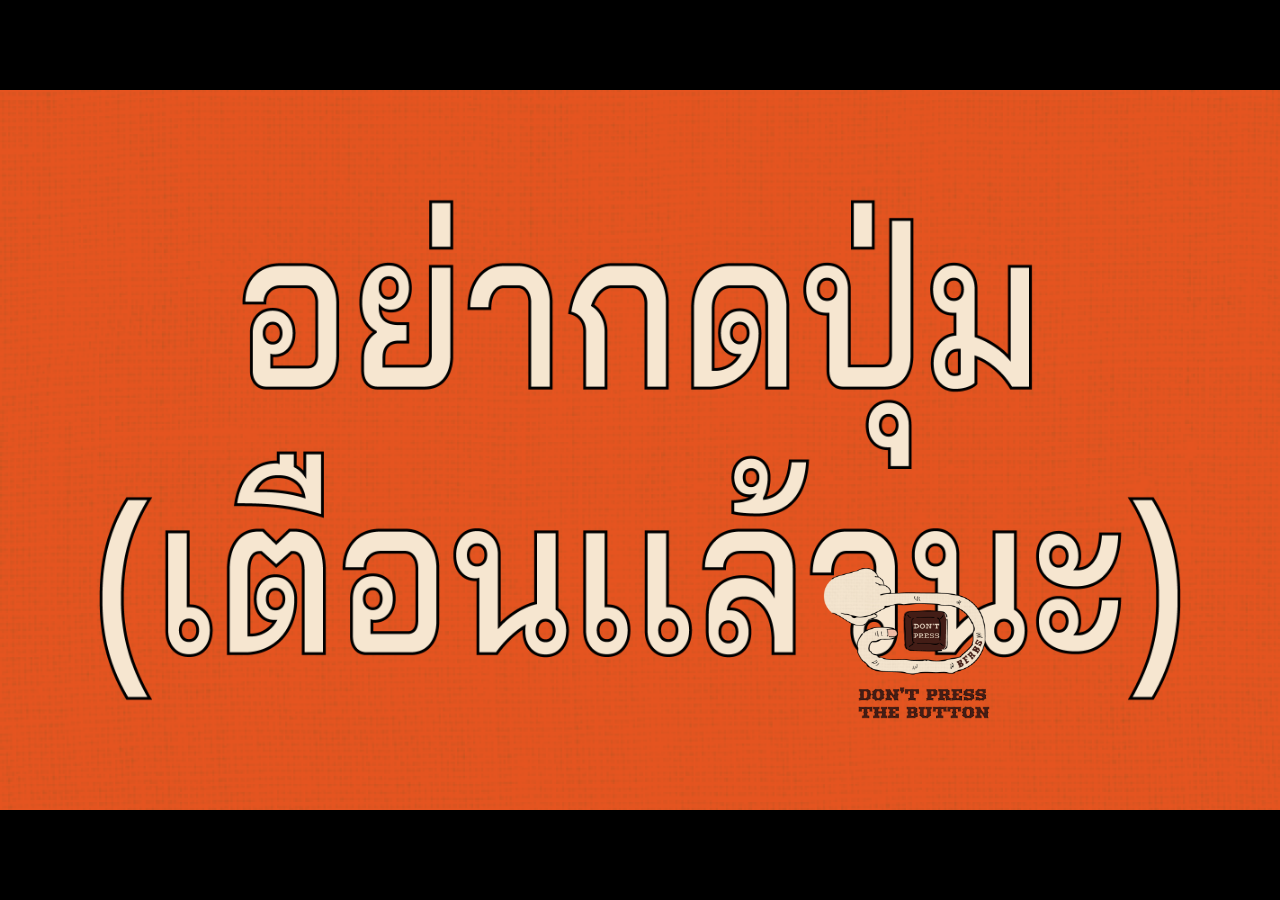
<file: pressbutton.html>
<!DOCTYPE html>
<html lang="en">
    <head>
        <meta charset="UTF-8">
        <title>Introduction Scene</title>
        <style>
            *{
              margin: 0;
              padding: 0;
              box-sizing: border-box;
              font-family: Cambria, Cochin, Georgia, Times, 'Times New Roman', serif;
            }

            /* Outer Letterbox Container */
            body{
             display: flex;
             justify-content: center;
             align-items: center;
             height: 100vh;
             width: 100vw;
             background-color: #000000;
             overflow: hidden;
             animation: fadeInPage 0.5s ease-in-out forwards;
            }

            @keyframes fadeInPage {
                from { opacity: 0; }
                to { opacity: 1; }
            }

            /* Fixed Game Box Wrapper */
            .Frame {
                position: absolute;
                width: 1920px;
                height: 1080px;
                background-color: #E55420;
                overflow: hidden;
                transform-origin: center center;
                display: flex;
                justify-content: center;
                align-items: center;
                transition: opacity 0.8s ease-in-out;
            }
            .ClickBG{
                width: 100%;
                position: absolute;
                display: flex;
                z-index: 1;
                flex: 1;
            }
            .Logo{
                width: 13%;
                position: absolute;
                z-index: 2;
                left: 0;
                top: 0;
                will-change: transform;
            }
            .Background{
                position: absolute;
                left: 0;
                bottom: 0;
                width: 100%;
                height: auto;
                align-items: center;
                justify-content: center;
                z-index: 1;
            }
            .dialouge-wrapper{
                display: flex;
                opacity: 0;
                justify-content: center;
                align-items: center;
                width: 100%;
                height: 100%;
                transition: opacity 0.8s linear;
                z-index: 5;
            }
            .dialouge{
                display: block;
                width: 100%;
                height: 100%;
                object-fit: contain;
                object-position: center;
                position: relative;
                z-index: 2;
            }
            .DialougeWindow{
                position: absolute;
                inset: 0;
                display: flex;
                justify-content: center;
                align-items: center;
                width: 100%;
                height: 100%;
                opacity: 0;
                transition: opacity 1.5s linear;
            }
            .DialougeWindow:has(.dialouge-wrapper.show) .Emergency-Alert {
                opacity: 0;
                pointer-events: none;
            }

            .dialogue-tint {
                position: absolute;
                inset: 0;
                width: 100%;
                height: 100%;
                background-color: rgba(0, 0, 0, 0.6);
                z-index: 4;
                opacity: 0;
                pointer-events: none;
                transition: opacity 0.8s linear;
            }
            .DialougeWindow:has(.dialouge-wrapper.show) .dialogue-tint {
                opacity: 1;
            }

            .character-wrapper{
                position: relative;
                width: 100%;
                height: 100%;
                display: flex;
                justify-content: center;
                align-items: center;
            }

            .character{
                position: absolute;
                z-index: 1;
                width: 40%;
                height: auto;
                bottom: 30%;
                left: 80%;
                transform: translateX(-50%);
                object-fit: contain;
                object-position: center;
            }

            .ClickWindow{
                position: absolute;
                inset: 0;
                width: 100%;
                height: 100%;
                display: flex;
                opacity: 1;
                background-color: #431D16;
                justify-content: center;
                align-items: center;
                transition: opacity 1.5s linear;
                z-index: 10;
            }
            .ClickWindow.fade-out{
                opacity: 0;
                pointer-events: none;
            }
            .DialougeWindow.fade-in{
                opacity: 1;
            }
            .dialouge-wrapper.show{
                opacity: 1;
            }
            @keyframes finger-press{
                0%, 25%{
                    transform: translate(0, 0);
                }
                50%, 65%{
                    transform: translate(0px, 150px);
                }
                90%, 100%{
                    transform: translate(0, 0);
                }
            }
            .Clouds{
                z-index: 1;
                position: absolute;
                width: 100%;
                bottom: 60px;
                animation: cloudSineMove 2s cubic-bezier(0.45, 0.05, 0.55, 0.95) infinite alternate;
                will-change: transform;
            }
            .Emergency-Alert{
                z-index: 3;
                position: absolute;
                opacity: 0;
                width: 70%;
                transition: opacity 0.2s linear;
            }
            .Emergency-Alert.show{
                opacity: 1;
            }

            @keyframes cloudSineMove {
                0% {
                    transform: translateY(0px);
                }
                100% {
                    transform: translateY(40px);
                }
            }

            /* Education Window Styling */
            .EducationWindow {
                position: absolute;
                inset: 0;
                width: 100%;
                height: 100%;
                display: flex;
                justify-content: center;
                align-items: center;
                opacity: 0;
                pointer-events: none;
                transition: opacity 1.8s ease-in-out;
                z-index: 20;
            }

            .EducationWindow.show {
                opacity: 1;
                pointer-events: auto;
            }

            .Part1, .Part2, .Part3, .Part4 {
                position: absolute;
                inset: 0;
                width: 100%;
                height: 100%;
                transition: opacity 1.8s ease-in-out;
            }

            .Next{
                position: absolute;
                width: 15%;
                z-index: 5;
                left: 83%;
                top: 4%;
            }

            .Part2, .Part3, .Part4 {
                display: none;
                opacity: 0;
            }

            .Part1 img, .Part2 img, .Part3 img, .Part4 img {
                position: absolute;
                inset: 0;
                width: 100%;
                height: 100%;
                object-fit: contain;
                object-position: center;
            }

            .Edu_Background{
                position: absolute;
                inset: 0;
                width: 100%;
                height: 100%;
                object-fit: contain;
                z-index: 0;
            }
            
            .Part1 .Star1, .Part2 .Star1 {
                position: absolute;
                top: 6%;
                left: 23%;
                width: 6.5%;
                height: auto;
                z-index: 1;
                opacity: 0;
                transition: opacity 1.8s ease-in-out, top 1.8s ease-in-out, left 1.8s ease-in-out, right 1.8s ease-in-out, bottom 1.8s ease-in-out;
            }

            .Part1 .Star1 img, .Part2 .Star1 img {
                width: 100%;
                height: auto;
                animation: rotateStar 10s linear infinite;
                transform-origin: center center;
            }

            .Part1 .Star2, .Part2 .Star2 {
                position: absolute;
                top: 6%;
                right: 23%;
                width: 6.5%;
                height: auto;
                z-index: 1;
                opacity: 0;
                transition: opacity 1.8s ease-in-out, top 1.8s ease-in-out, left 1.8s ease-in-out, right 1.8s ease-in-out, bottom 1.8s ease-in-out;
            }

            .Part1 .Star2 img, .Part2 .Star2 img {
                width: 100%;
                height: auto;
                animation: rotateStar 10s linear infinite;
                transform-origin: center center;
            }

            @keyframes rotateStar {
                0% {
                    transform: rotate(0deg);
                }
                100% {
                    transform: rotate(360deg);
                }
            }

            .Part1 .Trang,
            .Part1 .Text1, .Part1 .Text2, .Part1 .Picture1,
            .Part1 .Text3, .Part1 .Picture2, .Part1 .Text4,
            .Part1 .Picture3, .Part1 .Text5, .Part1 .Text6,
            .Part2 .Trang,
            .Part2 .Text1, .Part2 .Text2, .Part2 .Picture1,
            .Part2 .Text3, .Part2 .Picture2, .Part2 .Text4,
            .Part2 .Picture3, .Part2 .Text5,
            .Part3 .Circle, .Part3 .Head,
            .Part3 .Sub1, .Part3 .Sub2, .Part3 .Sub3, .Part3 .Sub4,
            .Part3 .Text1, .Part3 .Text2, .Part3 .Text3, .Part3 .Text4, .Part3 .Text5,
            .Part4 .Text1, .Part4 .Text2, .Part4 .Text3 {
                opacity: 0;
                transition: opacity 1.2s ease-in-out;
            }

            /* Fast transition class for Circle & Head to appear rapidly */
            .Part3 .Circle.fast-transition, 
            .Part3 .Head.fast-transition {
                transition: opacity 0.4s ease-in-out !important;
            }

            .Trang      { z-index: 2; }
            .Picture1   { z-index: 2; }
            .Picture2   { z-index: 2; }
            .Picture3   { z-index: 2; }
            .Text1      { z-index: 3; }
            .Text2      { z-index: 3; }
            .Text3      { z-index: 3; }
            .Text4      { z-index: 3; }
            .Text5      { z-index: 3; }

            .fade-in-element {
                opacity: 1 !important;
            }

            .fade-out-element {
                opacity: 0 !important;
            }
        </style>
    </head>
    <body>

        <div class="Frame" id="gameFrame">
            <audio class="BG-Sound" src="Assets/Sounds/BGPart1.mp3" loop></audio>
            <audio class="Natural-Sound" src="Assets/Sounds/Nature.mp3" loop></audio>
            <audio class="ADS" src="Assets/Sounds/AD.mp3" loop></audio>
            <audio class="DSFX" src="Assets/Sounds/Diamonds.mp3" loop></audio>
            <div class="ClickWindow">
                <img class="ClickBG" src="Assets/Images/First page/open.png">
                <img class="Logo" id="bouncingLogo" src="Assets/Images/First page/Logo open.png">
            </div>
            
            <div class="EducationWindow">
                <img src="Assets/Images/Explanation_Part/Bg explanation part1.png" class="Edu_Background">
                
                <!-- Part 1 -->
                <div class="Part1">
                    <div class="Star1">
                        <img src="Assets/Images/Explanation_Part/Star1.png">
                    </div>
                    <div class="Star2">
                        <img src="Assets/Images/Explanation_Part/Star2.png">
                    </div>

                    <img src="Assets/Images/Explanation_Part/explain1/Bfrbs1.png" class="Trang">
                    <img src="Assets/Images/Explanation_Part/explain1/Pic1.png" class="Picture1">
                    <img src="Assets/Images/Explanation_Part/explain1/Pic2.png" class="Picture2">
                    <img src="Assets/Images/Explanation_Part/explain1/Pic3.png" class="Picture3">
                    <img src="Assets/Images/Explanation_Part/explain1/text1.png" class="Text1">
                    <img src="Assets/Images/Explanation_Part/explain1/text2.png" class="Text2">
                    <img src="Assets/Images/Explanation_Part/explain1/text3.png" class="Text3">
                    <img src="Assets/Images/Explanation_Part/explain1/text4.png" class="Text4">
                    <img src="Assets/Images/Explanation_Part/explain1/text5.png" class="Text5">
                    <img src="Assets/Images/Explanation_Part/explain1/text6.png" class="Text6">
                </div>

                <!-- Part 2 -->
                <div class="Part2">
                    <div class="Star1">
                        <img src="Assets/Images/Explanation_Part/Star1.png">
                    </div>
                    <div class="Star2">
                        <img src="Assets/Images/Explanation_Part/Star2.png">
                    </div>

                    <img src="Assets/Images/Explanation_Part/explain2/text2.1.png" class="Trang">
                    <img src="Assets/Images/Explanation_Part/explain2/Pic2.1.png" class="Picture1">
                    <img src="Assets/Images/Explanation_Part/explain2/text2.2.png" class="Text1">
                    <img src="Assets/Images/Explanation_Part/explain2/Pic2.2.png" class="Picture2">
                    <img src="Assets/Images/Explanation_Part/explain2/text2.3.png" class="Text2">
                    <img src="Assets/Images/Explanation_Part/explain2/Pic2.3.png" class="Picture3">
                    <img src="Assets/Images/Explanation_Part/explain2/text2.4.png" class="Text3">
                    <img src="Assets/Images/Explanation_Part/explain2/text2.5.png" class="Text4">
                </div>

                <!-- Part 3 -->
                <div class="Part3">
                    <img src="Assets/Images/Explanation_Part/explain3/Circle Line.png" class="Circle fast-transition">
                    <img src="Assets/Images/Explanation_Part/explain3/Head3.png" class="Head fast-transition">
                    <img src="Assets/Images/Explanation_Part/explain3/Sub3.1.png" class="Sub1">
                    <img src="Assets/Images/Explanation_Part/explain3/Sub3.2.png" class="Sub2">
                    <img src="Assets/Images/Explanation_Part/explain3/Sub3.3.png" class="Sub3">
                    <img src="Assets/Images/Explanation_Part/explain3/Sub3.4.png" class="Sub4">
                    <img src="Assets/Images/Explanation_Part/explain3/Text3.1.png" class="Text1">
                    <img src="Assets/Images/Explanation_Part/explain3/Text3.2.png" class="Text2">
                    <img src="Assets/Images/Explanation_Part/explain3/Text3.3.png" class="Text3">
                    <img src="Assets/Images/Explanation_Part/explain3/Text3.4.png" class="Text4">
                    <img src="Assets/Images/Explanation_Part/explain3/Text3.5.png" class="Text5">
                </div>

                <!-- Part 4 -->
                <div class="Part4">
                    <img src="Assets/Images/Explanation_Part/explain4/Text4.1.png" class="Text1">
                    <img src="Assets/Images/Explanation_Part/explain4/Text4.2.png" class="Text2">
                    <img src="Assets/Images/Explanation_Part/explain4/Text4.3.png" class="Text3">
                </div>
            </div>

            <div class="DialougeWindow">
                <audio class="Warn-Sound" src="Assets/Sounds/warningsound.mp3" loop></audio>
                <img class="Emergency-Alert" src="Assets/Images/Bg 1/Emergency Alert.png">
                <img class="Clouds" src="Assets/Images/Bg 1/Bg1 Clouds.png">
                <img class="Background" src="Assets/Images/Bg 1/Bg1 Foreground.png">
                
                <div class="dialogue-tint">
                    <img class="Next" src="Assets/Images/Press X to continue.png">
                </div>

                <div class="dialouge-wrapper">
                    <div class="character-wrapper">
                        <img class="character" src="Assets/Images/Farmer/Farmer Fight.png">
                        <img class="dialouge" src="Assets/Images/Dialogue/Part 1/Part 1/1-P1Dialogue.png">
                    </div>
                </div> 
            </div>
        </div>

        <script>
            localStorage.setItem("Npc1Completed", "false");
            localStorage.setItem("Npc2Completed", "false");
            localStorage.setItem("Npc3Completed", "false");

            const bgsfx = document.querySelector(".BG-Sound");
            const naturalsfx = document.querySelector(".Natural-Sound");
            const ADSFX = document.querySelector(".ADS");
            const diamondsfx = document.querySelector(".DSFX");

            // Play background music immediately on page load
            function playBackgroundMusic() {
                if (bgsfx) {
                    const playPromise = bgsfx.play();
                    if (playPromise !== undefined) {
                        playPromise.catch(() => {
                            // If blocked by browser autoplay policy, retry on user interaction
                            const enableAudio = () => {
                                bgsfx.play();
                                window.removeEventListener("click", enableAudio);
                                window.removeEventListener("keydown", enableAudio);
                            };
                            window.addEventListener("click", enableAudio);
                            window.addEventListener("keydown", enableAudio);
                        });
                    }
                }
            }
            playBackgroundMusic();

            const GAME_WIDTH = 1920;
            const GAME_HEIGHT = 1080;
            const gameFrame = document.getElementById("gameFrame");

            function fitGameToWindow() {
                const scaleX = window.innerWidth / GAME_WIDTH;
                const scaleY = window.innerHeight / GAME_HEIGHT;
                const scale = Math.min(scaleX, scaleY);

                gameFrame.style.transform = `scale(${scale})`;
            }

            window.addEventListener("resize", fitGameToWindow);
            fitGameToWindow();

            // Logo Bouncing Physics Implementation
            const logoElem = document.getElementById("bouncingLogo");
            let logoX = Math.random() * (GAME_WIDTH - 250);
            let logoY = Math.random() * (GAME_HEIGHT - 250);
            let logoVx = 4;
            let logoVy = 4;
            let bounceAnimId = null;

            function animateBouncingLogo() {
                const logoWidth = logoElem.offsetWidth || 250;
                const logoHeight = logoElem.offsetHeight || 150;

                logoX += logoVx;
                logoY += logoVy;

                if (logoX <= 0) {
                    logoX = 0;
                    logoVx = Math.abs(logoVx);
                } else if (logoX + logoWidth >= GAME_WIDTH) {
                    logoX = GAME_WIDTH - logoWidth;
                    logoVx = -Math.abs(logoVx);
                }

                if (logoY <= 0) {
                    logoY = 0;
                    logoVy = Math.abs(logoVy);
                } else if (logoY + logoHeight >= GAME_HEIGHT) {
                    logoY = GAME_HEIGHT - logoHeight;
                    logoVy = -Math.abs(logoVy);
                }

                logoElem.style.transform = `translate(${logoX}px, ${logoY}px)`;
                bounceAnimId = requestAnimationFrame(animateBouncingLogo);
            }

            bounceAnimId = requestAnimationFrame(animateBouncingLogo);

            let clicked = 0;
            let isReady = false; 
            
            let currentEduPart = 0; 
            let eduStep = 0; 
            let canAdvanceEduPart = false;
            let sequenceTimeout = null;

            let bfrbsFrame = 1;
            let bfrbsInterval = null;

            // Exactly 16 Dialogue Entries
            const dialouge = [
                "Fight", "Fight", "Confuse with weapon", "Angry", "Headache", 
                "Default", "Default", "Default", "Headache", "Headache", 
                "Default", "Default", "Default", "Default", "Default", "Default"
            ];

            const starPositions = [
                // Part 1
                [{ star1: { top: "10%", left: "25%", width: "7%" }, star2: { top: "10%", right: "27%", width: "7%" } },
                { star1: { top: "22%", left: "25%", width: "6%" }, star2: { top: "22%", right: "25%", width: "6%" } },
                { star1: { top: "27%", left: "12%", width: "5%" }, star2: { top: "27%", right: "12%", width: "5%" } },
                { star1: { bottom: "42%", left: "3%", width: "6%" }, star2: { bottom: "42%", right: "3%", width: "6%" } },
                { star1: { bottom: "42%", left: "3%", width: "6%" }, star2: { bottom: "42%", right: "3%", width: "6%" } },
                { star1: { bottom: "42%", left: "3%", width: "6%" }, star2: { bottom: "42%", right: "3%", width: "6%" } },
                { star1: { bottom: "42%", left: "3%", width: "6%" }, star2: { bottom: "42%", right: "3%", width: "6%" } },
                { star1: { bottom: "42%", left: "3%", width: "6%" }, star2: { bottom: "42%", right: "3%", width: "6%" } },
                { star1: { bottom: "42%", left: "3%", width: "6%" }, star2: { bottom: "42%", right: "3%", width: "6%" } }],
                // Part 2
                [{ star1: { top: "5%", left: "5%", width: "7%" }, star2: { top: "5%", right: "5%", width: "7%" } },
                { star1: { bottom: "40%", left: "3%", width: "6%" }, star2: { bottom: "40%", right: "3%", width: "6%" } },
                { star1: { bottom: "40%", left: "3%", width: "6%" }, star2: { bottom: "40%", right: "3%", width: "6%" } },
                { star1: { bottom: "40%", left: "3%", width: "6%" }, star2: { bottom: "40%", right: "3%", width: "6%" } },
                { star1: { bottom: "40%", left: "3%", width: "6%" }, star2: { bottom: "40%", right: "3%", width: "6%" } },
                { star1: { bottom: "40%", left: "3%", width: "6%" }, star2: { bottom: "40%", right: "3%", width: "6%" } },
                { star1: { bottom: "40%", left: "3%", width: "6%" }, star2: { bottom: "40%", right: "3%", width: "6%" } },
                { star1: { bottom: "40%", left: "3%", width: "6%" }, star2: { bottom: "40%", right: "3%", width: "6%" } },
                { star1: { bottom: "40%", left: "3%", width: "6%" }, star2: { bottom: "40%", right: "3%", width: "6%" } }]
            ];

            function startBfrbsAnimation(partContainer) {
                const trangElement = document.querySelector(`${partContainer} .Trang`);
                if (!trangElement) return;

                if (bfrbsInterval) clearInterval(bfrbsInterval);

                if (currentEduPart === 1) {
                    bfrbsFrame = 1;
                    bfrbsInterval = setInterval(() => {
                        bfrbsFrame = (bfrbsFrame % 3) + 1;
                        trangElement.src = `Assets/Images/Explanation_Part/explain1/Bfrbs${bfrbsFrame}.png`;
                    }, 250);
                }
            }

            function positionStars(partContainer, index, step) {
                if (partContainer === ".Part3" || partContainer === ".Part4" || !starPositions[index]) return;

                const star1 = document.querySelector(`${partContainer} .Star1`);
                const star2 = document.querySelector(`${partContainer} .Star2`);
                const pos = starPositions[index][step];

                if (!pos || !star1 || !star2) return;

                star1.style.top = pos.star1.top || "auto";
                star1.style.bottom = pos.star1.bottom || "auto";
                star1.style.left = pos.star1.left || "auto";
                star1.style.right = pos.star1.right || "auto";
                star1.style.width = pos.star1.width || "7%";

                star2.style.top = pos.star2.top || "auto";
                star2.style.bottom = pos.star2.bottom || "auto";
                star2.style.left = pos.star2.left || "auto";
                star2.style.right = pos.star2.right || "auto";
                star2.style.width = pos.star2.width || "7%";

                star1.classList.add("fade-in-element");
                star2.classList.add("fade-in-element");
            }

            function skipEducationSequence(partNumber) {
                if (sequenceTimeout) clearTimeout(sequenceTimeout);
                const partContainer = `.Part${partNumber}`;
                const elements = document.querySelectorAll(`${partContainer} img, ${partContainer} div`);
                
                if (partNumber === 2) {
                    const pic1 = document.querySelector(".Part2 .Picture1");
                    const pic2 = document.querySelector(".Part2 .Picture2");
                    const pic3 = document.querySelector(".Part2 .Picture3");
                    if (pic1) pic1.src = "Assets/Images/Explanation_Part/explain2/Pic2.1 active.png";
                    if (pic2) pic2.src = "Assets/Images/Explanation_Part/explain2/Pic2.2 active.png";
                    if (pic3) pic3.src = "Assets/Images/Explanation_Part/explain2/Pic2.3 active.png";
                }

                elements.forEach(el => {
                    el.classList.remove("fade-out-element");
                    el.classList.add("fade-in-element");
                });

                if (partNumber === 3) {
                    const finalSub = document.querySelector(".Part3 .Sub4");
                    const finalText = document.querySelector(".Part3 .Text5");
                    if (finalSub) finalSub.classList.add("fade-in-element");
                    if (finalText) finalText.classList.add("fade-in-element");
                }

                canAdvanceEduPart = true;
            }

            function playEducationSequence(partNumber) {
                currentEduPart = partNumber;
                canAdvanceEduPart = false;
                const partContainer = `.Part${partNumber}`;

                const sequence = [
                    // Part 1 Sequence
                    [
                        { show: [`${partContainer} .Trang`], duration: 2000 },
                        { show: [`${partContainer} .Text1`], duration: 2000 },
                        { show: [`${partContainer} .Text2`], duration: 2000 },
                        { show: [`${partContainer} .Picture1`], duration: 2000 },
                        { show: [`${partContainer} .Text3`], duration: 2000 },
                        { show: [`${partContainer} .Picture2`], duration: 2000 },
                        { show: [`${partContainer} .Text4`], duration: 2000 },
                        { show: [`${partContainer} .Picture3`], duration: 2000 },
                        { show: [`${partContainer} .Text5`], duration: 2000 },
                        { show: [`${partContainer} .Text6`], duration: 2000 }
                    ],
                    // Part 2 Sequence
                    [
                        { show: [`${partContainer} .Trang`], duration: 2000 },
                        { show: [`${partContainer} .Picture1`], duration: 2000 },
                        { show: [`${partContainer} .Text1`], duration: 2000 },
                        { show: [`${partContainer} .Picture2`], duration: 2000 },
                        { show: [`${partContainer} .Text2`], duration: 2000 },
                        { show: [`${partContainer} .Picture3`], duration: 2000 },
                        { show: [`${partContainer} .Text3`], duration: 2000 },
                        `Orange All`,
                        { show: [`${partContainer} .Text4`], duration: 2000 },
                    ],
                    // Part 3 Sequence
                    [
                        /* Step 0: Circle and Head appear fast together */
                        { show: [`${partContainer} .Circle`, `${partContainer} .Head`], duration: 400 },

                        /* Step 1: Sub1 appears immediately */
                        { show: [`${partContainer} .Sub1`], duration: 1000 },

                        /* Step 2: Text1 appears; delay added so people can read it */
                        { show: [`${partContainer} .Text1`], duration: 2000 },

                        /* Step 3: Text1 fades out, Sub2 appears immediately without hiding Sub1 */
                        { hide: [`${partContainer} .Text1`], show: [`${partContainer} .Sub2`], duration: 1000 },

                        /* Step 4: Text2 appears; delay added for reading */
                        { show: [`${partContainer} .Text2`], duration: 2000 },

                        /* Step 5: Text2 fades out, Sub3 appears immediately */
                        { hide: [`${partContainer} .Text2`], show: [`${partContainer} .Sub3`], duration: 1000 },

                        /* Step 6: Text3 appears; delay added for reading */
                        { show: [`${partContainer} .Text3`], duration: 5000 },

                        /* Step 7: Text3 fades out, Sub4 appears immediately */
                        { hide: [`${partContainer} .Text3`], show: [`${partContainer} .Sub4`], duration: 1000 },

                        /* Step 8: Text4 appears; delay added for reading */
                        { show: [`${partContainer} .Text4`], duration: 5000 },

                        /* Step 9: Text4 fades out, Text5 appears at the end */
                        { hide: [`${partContainer} .Text4`], show: [`${partContainer} .Text5`], duration: 5000 }
                    ],
                    // Part 4 Sequence
                    [
                        { show: [`${partContainer} .Text1`] },
                        { show: [`${partContainer} .Text2`] },
                        { show: [`${partContainer} .Text3`] }
                    ]
                ];

                const partIndex = partNumber - 1; 
                const currentPartSequence = sequence[partIndex];

                if (currentPartSequence && eduStep < currentPartSequence.length) {
                    const stepItem = currentPartSequence[eduStep];

                    if (typeof stepItem === "object") {
                        if (stepItem.hide) {
                            stepItem.hide.forEach(selector => {
                                const el = document.querySelector(selector);
                                if (el) {
                                    el.classList.remove("fade-in-element");
                                    el.classList.add("fade-out-element");
                                }
                            });
                        }

                        let delay = 0;
                        setTimeout(() => {
                            if (stepItem.show) {
                                stepItem.show.forEach(selector => {
                                    const el = document.querySelector(selector);
                                    if (el) {
                                        el.classList.remove("fade-out-element");
                                        el.classList.add("fade-in-element");
                                    }
                                });
                            }
                        }, delay);
                    } else if (stepItem === "Orange All") {
                        const pic1 = document.querySelector(`${partContainer} .Picture1`);
                        const pic2 = document.querySelector(`${partContainer} .Picture2`);
                        const pic3 = document.querySelector(`${partContainer} .Picture3`);

                        if (pic1) pic1.src = "Assets/Images/Explanation_Part/explain2/Pic2.1 active.png";
                        if (pic2) pic2.src = "Assets/Images/Explanation_Part/explain2/Pic2.2 active.png";
                        if (pic3) pic3.src = "Assets/Images/Explanation_Part/explain2/Pic2.3 active.png";
                    } else {
                        const el = document.querySelector(stepItem);
                        if (el) el.classList.add("fade-in-element");
                    }

                    if (eduStep === 0) {
                        startBfrbsAnimation(partContainer);
                    }

                    positionStars(partContainer, partIndex, eduStep);

                    let stepDuration = (typeof stepItem === "object" && stepItem.duration) ? stepItem.duration : 3500;
                    eduStep++;

                    sequenceTimeout = setTimeout(() => playEducationSequence(partNumber), stepDuration); 
                } else {
                    canAdvanceEduPart = true;
                }
            }

            function transitionToPart2() {
                if (bfrbsInterval) clearInterval(bfrbsInterval);
                if (sequenceTimeout) clearTimeout(sequenceTimeout);

                const part1 = document.querySelector(".Part1");
                const part2 = document.querySelector(".Part2");

                canAdvanceEduPart = false;
                part1.style.opacity = "0";

                setTimeout(() => {
                    part1.style.display = "none";
                    part2.style.display = "block";

                    setTimeout(() => {
                        part2.style.opacity = "1";
                        eduStep = 0;
                        playEducationSequence(2);
                    }, 50);
                }, 800);
            }

            function transitionToPart3() {
                if (bfrbsInterval) clearInterval(bfrbsInterval);
                if (sequenceTimeout) clearTimeout(sequenceTimeout);

                const part2 = document.querySelector(".Part2");
                const part3 = document.querySelector(".Part3");

                canAdvanceEduPart = false;
                part2.style.opacity = "0";

                setTimeout(() => {
                    part2.style.display = "none";
                    part3.style.display = "block";

                    setTimeout(() => {
                        part3.style.opacity = "1";
                        eduStep = 0;
                        playEducationSequence(3);
                    }, 50);
                }, 800);
            }

            function transitionToPart4() {
                if (bfrbsInterval) clearInterval(bfrbsInterval);
                if (sequenceTimeout) clearTimeout(sequenceTimeout);

                const part3 = document.querySelector(".Part3");
                const part4 = document.querySelector(".Part4");

                canAdvanceEduPart = false;
                part3.style.opacity = "0";

                setTimeout(() => {
                    part3.style.display = "none";
                    part4.style.display = "block";

                    setTimeout(() => {
                        part4.style.opacity = "1";
                        eduStep = 0;
                        playEducationSequence(4);
                    }, 50);
                }, 800);
            }

            function finishEducationAndShowDialogue15() {
                if (bfrbsInterval) clearInterval(bfrbsInterval);
                if (sequenceTimeout) clearTimeout(sequenceTimeout);

                const educationWindow = document.querySelector(".EducationWindow");
                const dialougeWrapper = document.querySelector(".dialouge-wrapper");

                if (diamondsfx) {
                    diamondsfx.pause();
                    diamondsfx.currentTime = 0;
                }

                educationWindow.classList.remove("show");
                currentEduPart = 0;

                setTimeout(() => {
                    dialougeWrapper.style.opacity = "1";
                    dialougeWrapper.classList.add("show");
                    clicked = 15;
                    updateDialogue();
                    isReady = true;
                }, 800);
            }

            function goToMapScene() {
                isReady = false;
                if (ADSFX) {
                    ADSFX.pause();
                    ADSFX.currentTime = 0;
                }
                if (diamondsfx) {
                    diamondsfx.pause();
                    diamondsfx.currentTime = 0;
                }
                const gameFrame = document.getElementById("gameFrame");
                gameFrame.style.opacity = "0";

                setTimeout(() => {
                    window.location.href = "map.html";
                }, 800);
            }

            document.addEventListener("keydown", (event) => {
                if (event.key.toLowerCase() === "z" || event.key.toLowerCase() === "x") {
                    bgsfx.pause();
                    if (clicked === 0) {
                        clicked = 1;

                        if (bounceAnimId) cancelAnimationFrame(bounceAnimId);

                        document.querySelector(".ClickWindow").classList.add("fade-out");
                        const dialougeWindow = document.querySelector(".DialougeWindow");
                        const emergencyAlert = document.querySelector(".Emergency-Alert");
                        const dialougeWrapper = document.querySelector(".dialouge-wrapper");
                        const warnsfx = document.querySelector(".Warn-Sound");

                        dialougeWindow.classList.add("fade-in");

                        naturalsfx.play();
                        
                        setTimeout(() => {
                            naturalsfx.pause();
                            emergencyAlert.classList.add("show"); 
                            warnsfx.play();
                        }, 4500);

                        setTimeout(() => {
                            dialougeWrapper.classList.add("show");
                            warnsfx.pause();
                            warnsfx.currentTime = 0;
                            isReady = true; 
                            updateDialogue();
                        }, 7550);

                        return;
                    }

                    if (currentEduPart === 1) {
                        if (canAdvanceEduPart) {
                            transitionToPart2();
                        } else {
                            skipEducationSequence(1);
                        }
                        return;
                    }

                    if (currentEduPart === 2) {
                        if (canAdvanceEduPart) {
                            transitionToPart3();
                        } else {
                            skipEducationSequence(2);
                        }
                        return;
                    }

                    if (currentEduPart === 3) {
                        if (canAdvanceEduPart) {
                            transitionToPart4();
                        }
                        return;
                    }

                    if (currentEduPart === 4) {
                        if (canAdvanceEduPart) {
                            finishEducationAndShowDialogue15();
                        } else {
                            skipEducationSequence(4);
                        }
                        return;
                    }

                    // Advances dialogue or redirects to map.html after Dialogue 16
                    if (isReady && currentEduPart === 0) {
                        if (clicked >= dialouge.length) {
                            goToMapScene();
                        } else {
                            clicked++;
                            updateDialogue();
                        }
                    }
                }
            });

            function updateDialogue() {
                const dialougeWrapper = document.querySelector(".dialouge-wrapper");

                if (dialougeWrapper && dialougeWrapper.classList.contains("show")) {
                    const characterElement = document.querySelector(".character");
                    const dialougeElement = document.querySelector(".dialouge");

                    // Trigger ADSFX playback on Dialogue 4
                    if (clicked === 4 && ADSFX) {
                        ADSFX.play().catch(e => console.log("ADSFX play deferred:", e));
                    }

                    if (clicked <= 14) {
                        dialougeElement.src = `Assets/Images/Dialogue/Part 1/Part 1/${clicked}-P1Dialogue.png`;
                        
                        if (dialouge[clicked - 1]) { 
                            characterElement.src = `Assets/Images/Farmer/Farmer ${dialouge[clicked - 1]}.png`;
                        }
                    } else if (clicked === 14.5) { 
                        if (ADSFX) {
                            ADSFX.pause();
                            ADSFX.currentTime = 0;
                        }
                        if (diamondsfx) {
                            diamondsfx.play().catch(e => console.log("DiamondsFX play deferred:", e));
                        }
                    } else if (clicked >= 15) {
                        if (diamondsfx) {
                            diamondsfx.pause();
                            diamondsfx.currentTime = 0;
                        }
                        dialougeElement.src = `Assets/Images/Dialogue/Part 1/Part 1/${clicked}-P1Dialogue.png`;
                        
                        if (dialouge[clicked - 1]) {
                            characterElement.src = `Assets/Images/Farmer/Farmer ${dialouge[clicked - 1]}.png`;
                        } else {
                            characterElement.src = `Assets/Images/Farmer/Farmer Default.png`;
                        }
                    }
                }
            }

            const originalUpdateDialogue = updateDialogue;
            updateDialogue = function() {
                const dialougeWrapper = document.querySelector(".dialouge-wrapper");
                const educationWindow = document.querySelector(".EducationWindow");

                if (clicked === 15 && currentEduPart === 0 && eduStep === 0) {
                    clicked = 14.5;
                    if (ADSFX) {
                        ADSFX.pause();
                        ADSFX.currentTime = 0;
                    }
                    if (diamondsfx) {
                        diamondsfx.play().catch(e => console.log("DiamondsFX play deferred:", e));
                    }
                    dialougeWrapper.style.opacity = "0"; 
                    educationWindow.classList.add("show"); 
                    isReady = false; 

                    setTimeout(() => {
                        eduStep = 0;
                        playEducationSequence(1);
                    }, 500);
                    return;
                }

                originalUpdateDialogue();
            };
        </script>
    </body>
</html>
</file>
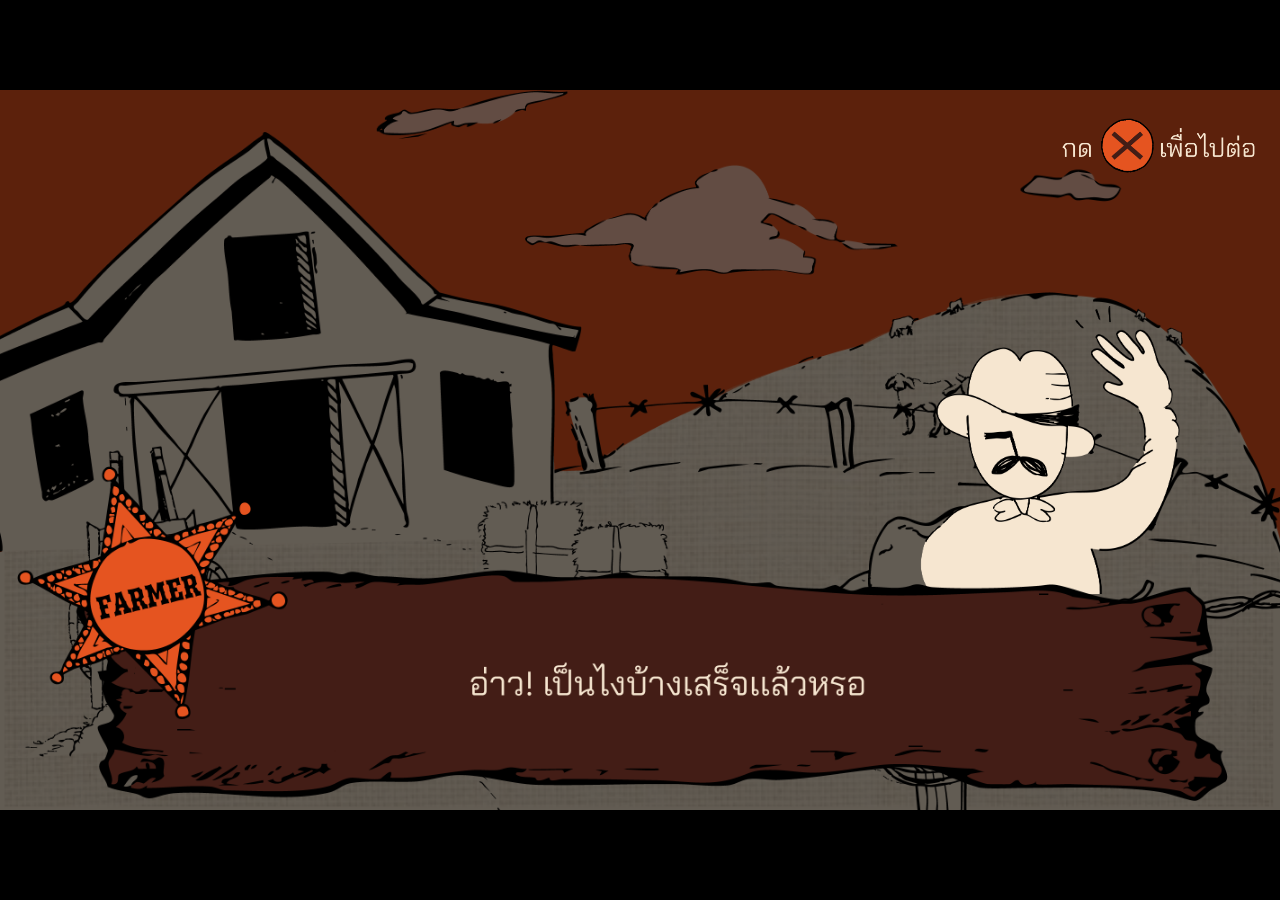
<file: theend.html>
<!DOCTYPE html>
<html lang="en">
    <head>
        <meta charset="UTF-8">
        <title>Introduction Scene</title>
        <style>
            *{
              margin: 0;
              padding: 0;
              box-sizing: border-box;
              font-family: Cambria, Cochin, Georgia, Times, 'Times New Roman', serif;
            }

            /* Outer Letterbox Container */
            body{
             display: flex;
             justify-content: center;
             align-items: center;
             height: 100vh;
             width: 100vw;
             background-color: #000000;
             overflow: hidden;
             animation: fadeInPage 0.5s ease-in-out forwards;
            }

            @keyframes fadeInPage {
                from { opacity: 0; }
                to { opacity: 1; }
            }

            /* Fixed Game Box Wrapper */
            .Frame {
                position: absolute;
                width: 1920px;
                height: 1080px;
                background-color: #E55420;
                overflow: hidden;
                transform-origin: center center;
                display: flex;
                justify-content: center;
                align-items: center;
                transition: opacity 0.8s ease-in-out;
            }

            .Background{
                position: absolute;
                left: 0;
                bottom: 0;
                width: 100%;
                height: auto;
                align-items: center;
                justify-content: center;
                z-index: 1;
            }
            .dialouge-wrapper{
                display: flex;
                opacity: 1;
                justify-content: center;
                align-items: center;
                width: 100%;
                height: 100%;
                transition: opacity 0.8s linear;
                z-index: 5;
            }
            .Next{
                position: absolute;
                width: 15%;
                z-index: 5;
                left: 83%;
                top: 4%;
            }
            .dialouge{
                display: block;
                width: 100%;
                height: 100%;
                object-fit: contain;
                object-position: center;
                position: relative;
                z-index: 2;
            }
            .DialougeWindow{
                position: absolute;
                inset: 0;
                display: flex;
                justify-content: center;
                align-items: center;
                width: 100%;
                height: 100%;
            }

            .dialogue-tint {
                position: absolute;
                inset: 0;
                width: 100%;
                height: 100%;
                background-color: rgba(0, 0, 0, 0.6);
                z-index: 4;
                opacity: 1;
                pointer-events: none;
                transition: opacity 0.8s linear;
            }

            .character-wrapper{
                position: relative;
                width: 100%;
                height: 100%;
                display: flex;
                justify-content: center;
                align-items: center;
            }

            .character{
                position: absolute;
                z-index: 1;
                width: 40%;
                height: auto;
                bottom: 30%;
                left: 80%;
                transform: translateX(-50%);
                object-fit: contain;
                object-position: center;
            }
            @keyframes finger-press{
                0%, 25%{
                    transform: translate(0, 0);
                }
                50%, 65%{
                    transform: translate(0px, 150px);
                }
                90%, 100%{
                    transform: translate(0, 0);
                }
            }
            .Clouds{
                z-index: 1;
                position: absolute;
                width: 100%;
                bottom: 60px;
                animation: cloudSineMove 2s cubic-bezier(0.45, 0.05, 0.55, 0.95) infinite alternate;
                will-change: transform;
            }

            @keyframes cloudSineMove {
                0% {
                    transform: translateY(0px);
                }
                100% {
                    transform: translateY(40px);
                }
            }

            .fade-in-element {
                opacity: 1 !important;
            }

            .fade-out-element {
                opacity: 0 !important;
            }

            /* Fullscreen White Transition Overlay */
            .white-transition-overlay {
                position: fixed;
                inset: 0;
                width: 100vw;
                height: 100vh;
                background-color: #FFFFFF;
                z-index: 9999;
                opacity: 0;
                pointer-events: none;
                transition: opacity 1s ease-in-out;
            }

            .white-transition-overlay.active {
                opacity: 1;
                pointer-events: auto;
            }
        </style>
    </head>
    <body>

        <!-- Transition Overlay -->
        <div class="white-transition-overlay" id="whiteOverlay"></div>

        <div class="Frame" id="gameFrame">
            <div class="DialougeWindow">
                <img class="Clouds" src="Assets/Images/Bg 1/Bg1 Clouds.png">
                <img class="Background" src="Assets/Images/Bg 1/Bg1 Foreground.png">

                <div class="dialogue-tint">
                    <img class="Next" src="Assets/Images/Press X to continue.png">
                </div>

                <div class="dialouge-wrapper">
                    <div class="character-wrapper">
                        <img class="character" src="Assets/Images/Farmer/Farmer Wave.png">
                        <img class="dialouge" src="Assets/Images/Dialogue/TheEnd/P2 Dialogue1.png">
                    </div>
                </div> 
            </div>
        </div>

        <script>
            const GAME_WIDTH = 1920;
            const GAME_HEIGHT = 1080;
            const gameFrame = document.getElementById("gameFrame");
            const whiteOverlay = document.getElementById("whiteOverlay");

            function fitGameToWindow() {
                const scaleX = window.innerWidth / GAME_WIDTH;
                const scaleY = window.innerHeight / GAME_HEIGHT;
                const scale = Math.min(scaleX, scaleY);

                gameFrame.style.transform = `scale(${scale})`;
            }

            const dialouge = [
                "Wave", "Default", "Default", "Confuse", "Laugh", 
                "Default", "Default", "Default", "Default", "Default",
                "Default", "Default", "Serious", "Serious", "Serious", "Default"
            ];

            window.addEventListener("resize", fitGameToWindow);
            fitGameToWindow();

            let clicked = 1;
            let isReady = true;

            // Fades in the white background, redirects to index.html with fadeOut flag
            function transitionToIndexScene() {
                isReady = false;
                whiteOverlay.classList.add("active");

                setTimeout(() => {
                    window.location.href = "index.html?fadeOutWhite=true";
                }, 1000);
            }

            // Handles fading out the white overlay if returning from transition flag
            window.addEventListener("DOMContentLoaded", () => {
                const urlParams = new URLSearchParams(window.location.search);
                if (urlParams.get("fadeOutWhite") === "true") {
                    whiteOverlay.classList.add("active");
                    setTimeout(() => {
                        whiteOverlay.classList.remove("active");
                    }, 50);
                }
            });

            document.addEventListener("keydown", (event) => {
                const key = event.key.toLowerCase();
                if (key === "z" || key === "x") {
                    if (isReady) {
                        clicked++;
                        updateDialogue();
                    }
                }
            });

            function updateDialogue() {
                if (clicked > dialouge.length) {
                    transitionToIndexScene();
                    return;
                }

                const characterElement = document.querySelector(".character");
                const dialougeElement = document.querySelector(".dialouge");

                if (dialougeElement) {
                    dialougeElement.src = `Assets/Images/Dialogue/TheEnd/P2 Dialogue${clicked}.png`;
                }

                if (characterElement && dialouge[clicked - 1]) {
                    characterElement.src = `Assets/Images/Farmer/Farmer ${dialouge[clicked - 1]}.png`;
                }
            }

            // Load initial dialogue state
            updateDialogue();
        </script>
    </body>
</html>
</file>
<file: style.css>
.podkova-regular {
    font-family: "Podkova", serif;
    font-optical-sizing: auto;
    font-weight: 400;
    font-style: normal;
}
</file>
